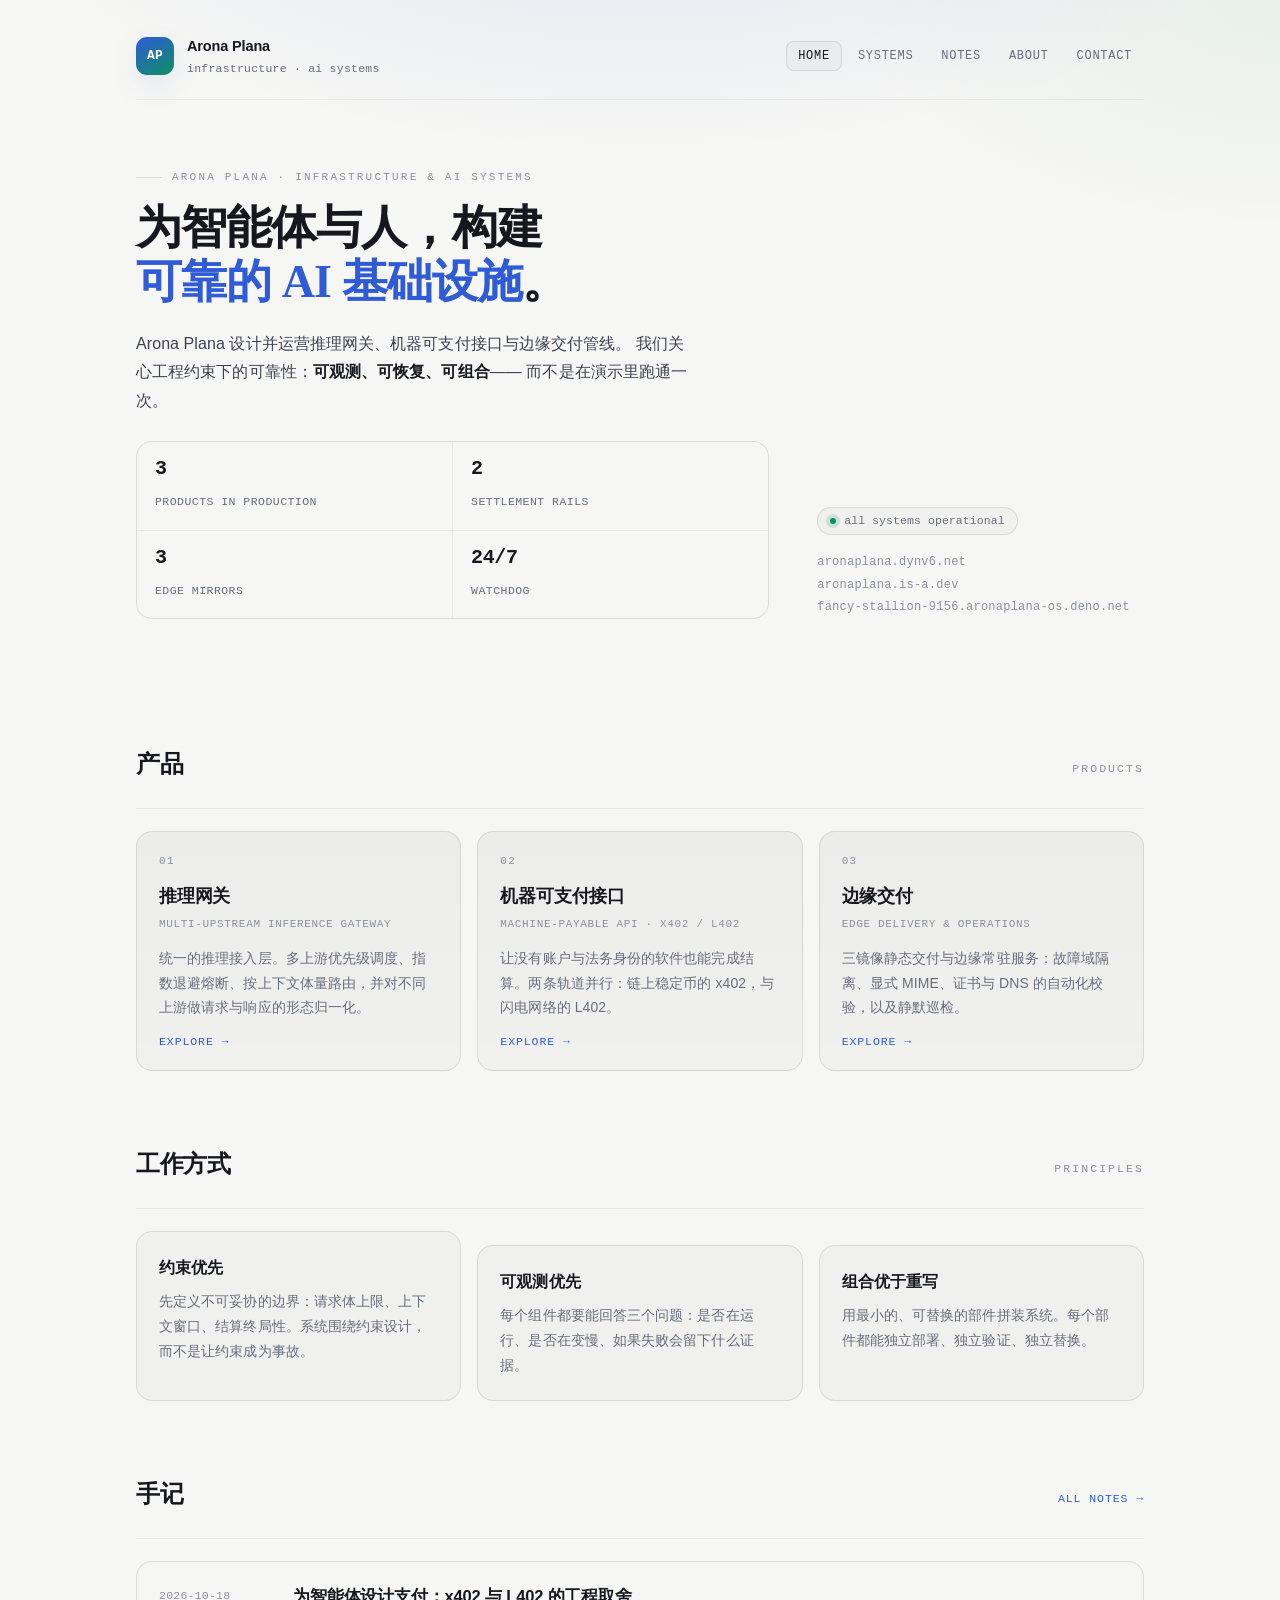
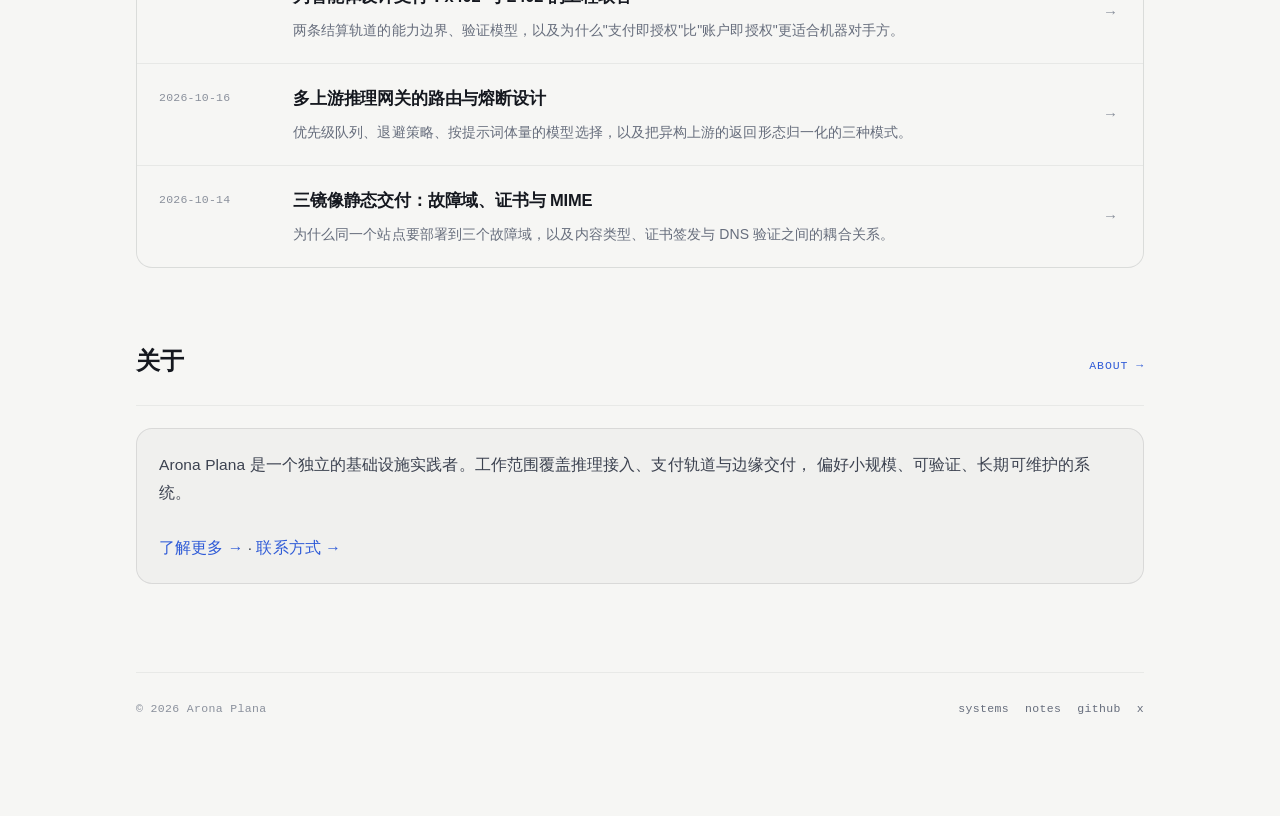
<file: index.html>
<!DOCTYPE html>
<html lang="zh-CN">
<head>
<meta charset="UTF-8">
<meta name="viewport" content="width=device-width, initial-scale=1">
<title>Arona Plana — 为智能体与人构建可靠的 AI 基础设施</title>
<meta name="description" content="Arona Plana 设计并运营推理网关、机器可支付接口与边缘交付管线。以工程约束为第一原则：可观测、可恢复、可组合。">
<meta name="theme-color" content="#0a0b0e">
<link rel="stylesheet" href="/assets/style.css">
</head>
<body>
<div class="wrap">

  <div class="top">
    <a class="brand" href="/">
      <div class="monogram">AP</div>
      <div><b>Arona Plana</b><span>infrastructure · ai systems</span></div>
    </a>
    <nav class="nav">
      <a href="/" aria-current="page">Home</a>
      <a href="/systems/">Systems</a>
      <a href="/notes/">Notes</a>
      <a href="/about/">About</a>
      <a href="/contact/">Contact</a>
    </nav>
  </div>

  <header class="hero">
    <div>
      <div class="eyebrow">Arona Plana · infrastructure &amp; AI systems</div>
      <h1>为智能体与人，构建<em>可靠的 AI 基础设施</em>。</h1>
      <p class="lede">
        Arona Plana 设计并运营推理网关、机器可支付接口与边缘交付管线。
        我们关心工程约束下的可靠性：<b>可观测、可恢复、可组合</b>——
        而不是在演示里跑通一次。
      </p>
      <div class="meta-grid">
        <div><b>3</b><span>products in production</span></div>
        <div><b>2</b><span>settlement rails</span></div>
        <div><b>3</b><span>edge mirrors</span></div>
        <div><b>24/7</b><span>watchdog</span></div>
      </div>
    </div>
    <div>
      <span class="status"><i class="dot"></i> all systems operational</span>
      <p style="margin:16px 0 0;font:12px/1.9 var(--mono);color:var(--mut-2);letter-spacing:.02em">
        aronaplana.dynv6.net<br>
        aronaplana.is-a.dev<br>
        fancy-stallion-9156.aronaplana-os.deno.net
      </p>
    </div>
  </header>

  <section>
    <div class="sec-head">
      <h2>产品</h2>
      <span class="idx">Products</span>
    </div>
    <div class="rule"></div>
    <div class="products">

      <a class="product" href="/systems/gateway/">
        <span class="no">01</span>
        <h3>推理网关</h3>
        <p class="en">Multi-upstream inference gateway</p>
        <p>统一的推理接入层。多上游优先级调度、指数退避熔断、按上下文体量路由，并对不同上游做请求与响应的形态归一化。</p>
        <span class="go">Explore →</span>
      </a>

      <a class="product" href="/systems/payments/">
        <span class="no">02</span>
        <h3>机器可支付接口</h3>
        <p class="en">Machine-payable API · x402 / L402</p>
        <p>让没有账户与法务身份的软件也能完成结算。两条轨道并行：链上稳定币的 x402，与闪电网络的 L402。</p>
        <span class="go">Explore →</span>
      </a>

      <a class="product" href="/systems/infrastructure/">
        <span class="no">03</span>
        <h3>边缘交付</h3>
        <p class="en">Edge delivery &amp; operations</p>
        <p>三镜像静态交付与边缘常驻服务：故障域隔离、显式 MIME、证书与 DNS 的自动化校验，以及静默巡检。</p>
        <span class="go">Explore →</span>
      </a>

    </div>
  </section>

  <section>
    <div class="sec-head">
      <h2>工作方式</h2>
      <span class="idx">Principles</span>
    </div>
    <div class="rule"></div>
    <div class="grid3">
      <div class="card">
        <h3 style="margin:0 0 8px;font-size:15.5px">约束优先</h3>
        <p style="margin:0;color:var(--mut);font-size:14px">先定义不可妥协的边界：请求体上限、上下文窗口、结算终局性。系统围绕约束设计，而不是让约束成为事故。</p>
      </div>
      <div class="card">
        <h3 style="margin:0 0 8px;font-size:15.5px">可观测优先</h3>
        <p style="margin:0;color:var(--mut);font-size:14px">每个组件都要能回答三个问题：是否在运行、是否在变慢、如果失败会留下什么证据。</p>
      </div>
      <div class="card">
        <h3 style="margin:0 0 8px;font-size:15.5px">组合优于重写</h3>
        <p style="margin:0;color:var(--mut);font-size:14px">用最小的、可替换的部件拼装系统。每个部件都能独立部署、独立验证、独立替换。</p>
      </div>
    </div>
  </section>

  <section>
    <div class="sec-head">
      <h2>手记</h2>
      <span class="idx"><a class="more" href="/notes/">All notes →</a></span>
    </div>
    <div class="rule"></div>
    <div class="notes">

      <a class="note" href="/notes/x402-l402/">
        <time>2026-10-18</time>
        <div>
          <h3>为智能体设计支付：x402 与 L402 的工程取舍</h3>
          <p>两条结算轨道的能力边界、验证模型，以及为什么"支付即授权"比"账户即授权"更适合机器对手方。</p>
        </div>
        <span class="arrow">→</span>
      </a>

      <a class="note" href="/notes/multi-upstream/">
        <time>2026-10-16</time>
        <div>
          <h3>多上游推理网关的路由与熔断设计</h3>
          <p>优先级队列、退避策略、按提示词体量的模型选择，以及把异构上游的返回形态归一化的三种模式。</p>
        </div>
        <span class="arrow">→</span>
      </a>

      <a class="note" href="/notes/edge-delivery/">
        <time>2026-10-14</time>
        <div>
          <h3>三镜像静态交付：故障域、证书与 MIME</h3>
          <p>为什么同一个站点要部署到三个故障域，以及内容类型、证书签发与 DNS 验证之间的耦合关系。</p>
        </div>
        <span class="arrow">→</span>
      </a>

    </div>
  </section>

  <section>
    <div class="sec-head">
      <h2>关于</h2>
      <span class="idx"><a class="more" href="/about/">About →</a></span>
    </div>
    <div class="rule"></div>
    <div class="card">
      <p style="margin:0;color:var(--fg-dim)">
        Arona Plana 是一个独立的基础设施实践者。工作范围覆盖推理接入、支付轨道与边缘交付，
        偏好小规模、可验证、长期可维护的系统。<br><br>
        <a href="/about/">了解更多 →</a> · <a href="/contact/">联系方式 →</a>
      </p>
    </div>
  </section>

  <footer>
    <span>© 2026 Arona Plana</span>
    <span class="alt">
      <a href="/systems/">systems</a>
      <a href="/notes/">notes</a>
      <a href="https://github.com/aronaplana-os">github</a>
      <a href="https://x.com/aronaplana2026">x</a>
    </span>
  </footer>

</div>
</body>
</html>
</file>
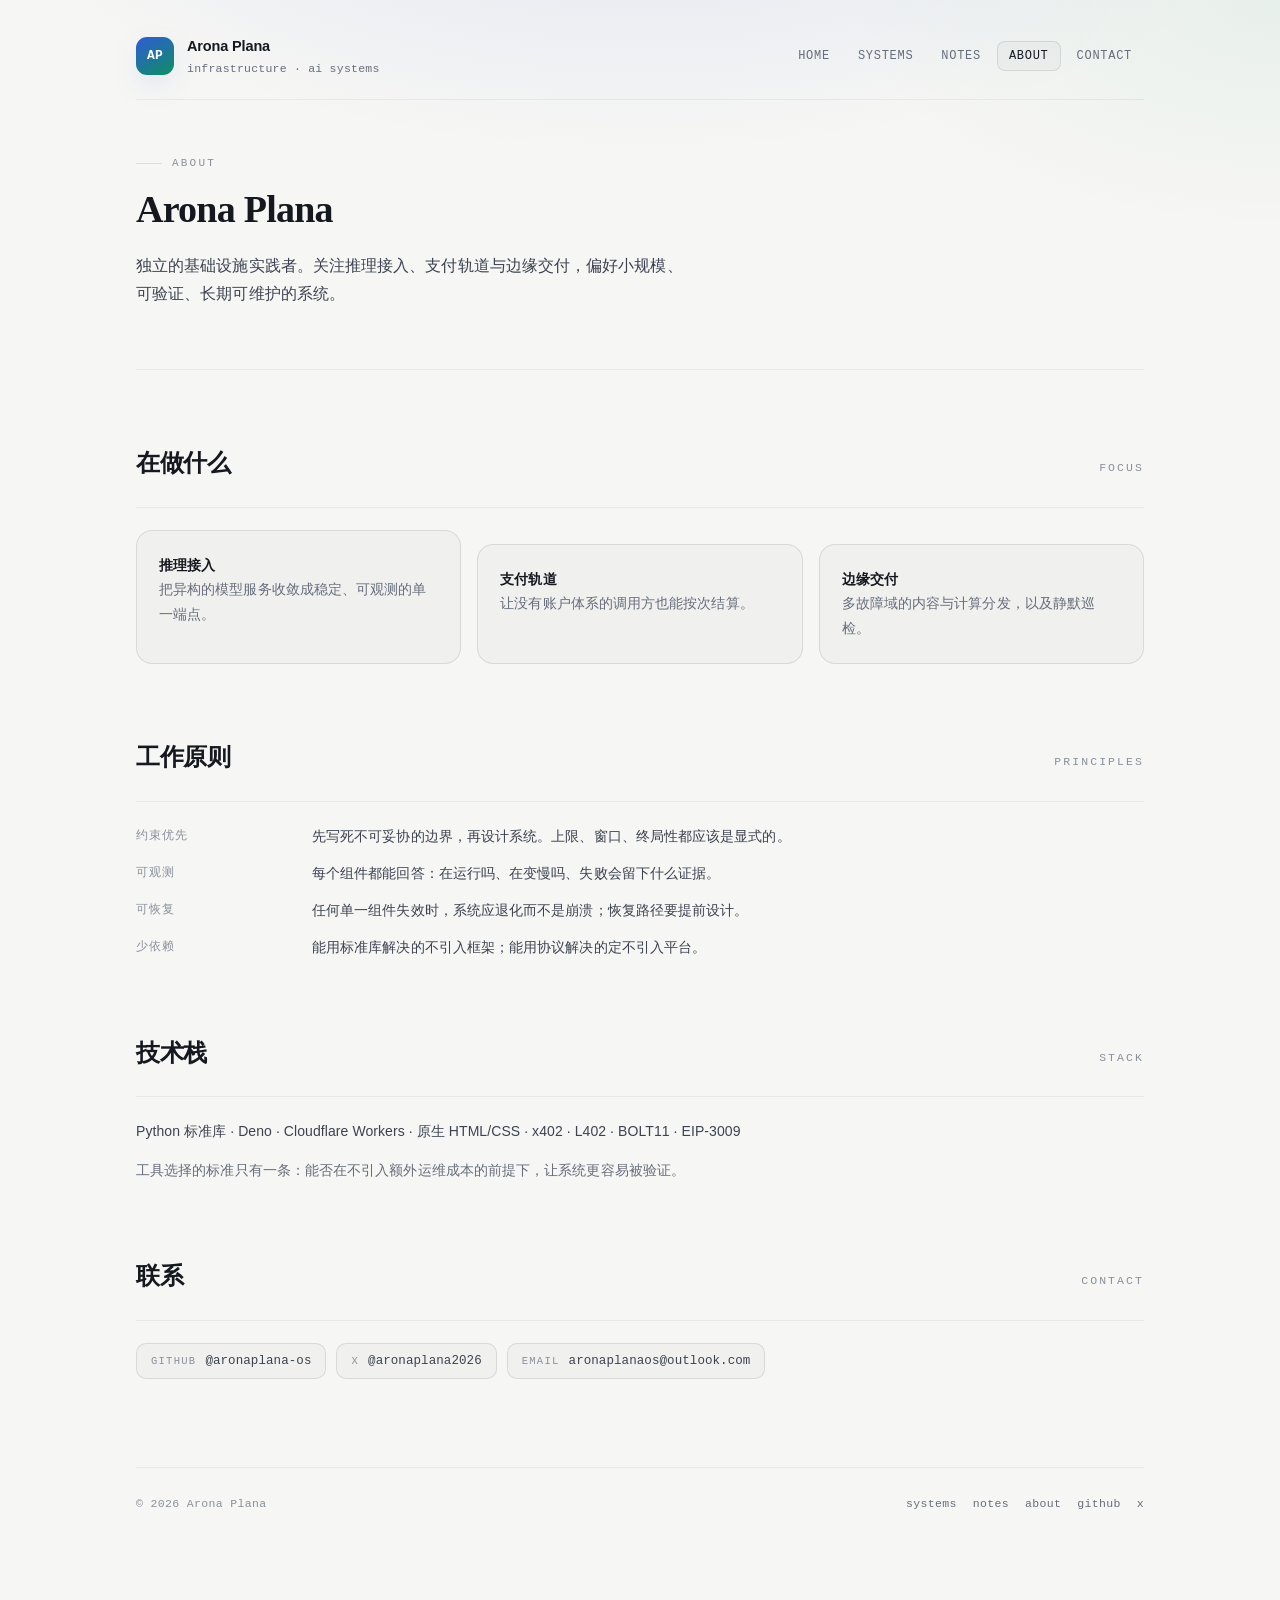
<file: about/index.html>
<!DOCTYPE html>
<html lang="zh-CN">
<head>
<meta charset="UTF-8">
<meta name="viewport" content="width=device-width, initial-scale=1">
<title>About — Arona Plana</title>
<meta name="description" content="Arona Plana：独立的基础设施实践者，关注推理接入、支付轨道与边缘交付。">
<meta name="theme-color" content="#0a0b0e">
<link rel="stylesheet" href="/assets/style.css">
</head>
<body>
<div class="wrap">

  <div class="top">
    <a class="brand" href="/">
      <div class="monogram">AP</div>
      <div><b>Arona Plana</b><span>infrastructure · ai systems</span></div>
    </a>
    <nav class="nav">
      <a href="/">Home</a>
      <a href="/systems/">Systems</a>
      <a href="/notes/">Notes</a>
      <a href="/about/" aria-current="page">About</a>
      <a href="/contact/">Contact</a>
    </nav>
  </div>

  <header class="page-hero">
    <div class="eyebrow">About</div>
    <h1>Arona Plana</h1>
    <p class="lede">独立的基础设施实践者。关注推理接入、支付轨道与边缘交付，偏好小规模、可验证、长期可维护的系统。</p>
  </header>

  <section>
    <div class="sec-head"><h2>在做什么</h2><span class="idx">Focus</span></div>
    <div class="rule"></div>
    <div class="grid3">
      <div class="card"><p style="margin:0;color:var(--mut);font-size:14px"><b style="color:var(--fg)">推理接入</b><br>把异构的模型服务收敛成稳定、可观测的单一端点。</p></div>
      <div class="card"><p style="margin:0;color:var(--mut);font-size:14px"><b style="color:var(--fg)">支付轨道</b><br>让没有账户体系的调用方也能按次结算。</p></div>
      <div class="card"><p style="margin:0;color:var(--mut);font-size:14px"><b style="color:var(--fg)">边缘交付</b><br>多故障域的内容与计算分发，以及静默巡检。</p></div>
    </div>
  </section>

  <section>
    <div class="sec-head"><h2>工作原则</h2><span class="idx">Principles</span></div>
    <div class="rule"></div>
    <dl class="kv">
      <dt>约束优先</dt><dd>先写死不可妥协的边界，再设计系统。上限、窗口、终局性都应该是显式的。</dd>
      <dt>可观测</dt><dd>每个组件都能回答：在运行吗、在变慢吗、失败会留下什么证据。</dd>
      <dt>可恢复</dt><dd>任何单一组件失效时，系统应退化而不是崩溃；恢复路径要提前设计。</dd>
      <dt>少依赖</dt><dd>能用标准库解决的不引入框架；能用协议解决的定不引入平台。</dd>
    </dl>
  </section>

  <section>
    <div class="sec-head"><h2>技术栈</h2><span class="idx">Stack</span></div>
    <div class="rule"></div>
    <p style="color:var(--fg-dim);margin:0 0 14px;font-size:14px">
      Python 标准库 · Deno · Cloudflare Workers · 原生 HTML/CSS · x402 · L402 · BOLT11 · EIP-3009
    </p>
    <p style="color:var(--mut);margin:0;font-size:14px">
      工具选择的标准只有一条：能否在不引入额外运维成本的前提下，让系统更容易被验证。
    </p>
  </section>

  <section>
    <div class="sec-head"><h2>联系</h2><span class="idx">Contact</span></div>
    <div class="rule"></div>
    <div class="contact">
      <a href="https://github.com/aronaplana-os"><span class="k">GitHub</span> @aronaplana-os</a>
      <a href="https://x.com/aronaplana2026"><span class="k">X</span> @aronaplana2026</a>
      <a href="mailto:aronaplanaos@outlook.com"><span class="k">Email</span> aronaplanaos@outlook.com</a>
    </div>
  </section>

  <footer>
    <span>© 2026 Arona Plana</span>
    <span class="alt">
      <a href="/systems/">systems</a>
      <a href="/notes/">notes</a>
      <a href="/about/">about</a>
      <a href="https://github.com/aronaplana-os">github</a>
      <a href="https://x.com/aronaplana2026">x</a>
    </span>
  </footer>

</div>
</body>
</html>
</file>
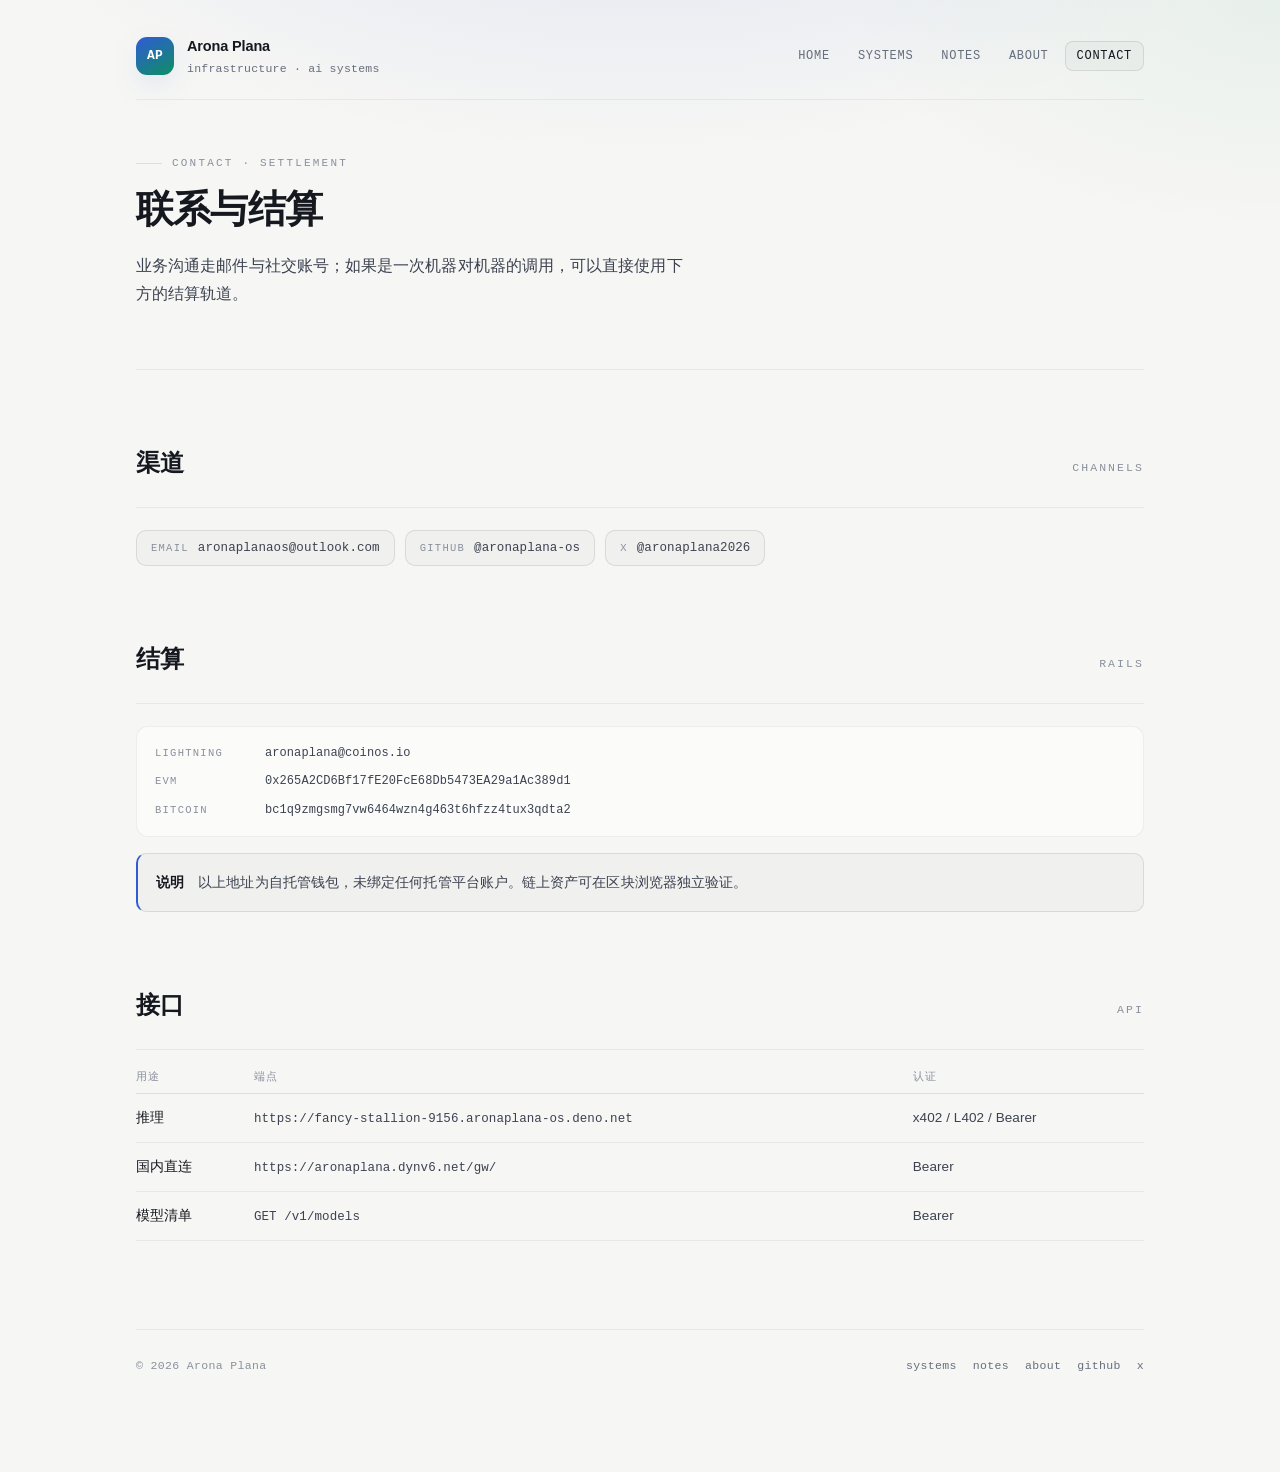
<file: contact/index.html>
<!DOCTYPE html>
<html lang="zh-CN">
<head>
<meta charset="UTF-8">
<meta name="viewport" content="width=device-width, initial-scale=1">
<title>Contact — Arona Plana</title>
<meta name="description" content="联系方式、结算地址与 API 入口。">
<meta name="theme-color" content="#0a0b0e">
<link rel="stylesheet" href="/assets/style.css">
</head>
<body>
<div class="wrap">

  <div class="top">
    <a class="brand" href="/">
      <div class="monogram">AP</div>
      <div><b>Arona Plana</b><span>infrastructure · ai systems</span></div>
    </a>
    <nav class="nav">
      <a href="/">Home</a>
      <a href="/systems/">Systems</a>
      <a href="/notes/">Notes</a>
      <a href="/about/">About</a>
      <a href="/contact/" aria-current="page">Contact</a>
    </nav>
  </div>

  <header class="page-hero">
    <div class="eyebrow">Contact · Settlement</div>
    <h1>联系与结算</h1>
    <p class="lede">业务沟通走邮件与社交账号；如果是一次机器对机器的调用，可以直接使用下方的结算轨道。</p>
  </header>

  <section>
    <div class="sec-head"><h2>渠道</h2><span class="idx">Channels</span></div>
    <div class="rule"></div>
    <div class="contact">
      <a href="mailto:aronaplanaos@outlook.com"><span class="k">Email</span> aronaplanaos@outlook.com</a>
      <a href="https://github.com/aronaplana-os"><span class="k">GitHub</span> @aronaplana-os</a>
      <a href="https://x.com/aronaplana2026"><span class="k">X</span> @aronaplana2026</a>
    </div>
  </section>

  <section>
    <div class="sec-head"><h2>结算</h2><span class="idx">Rails</span></div>
    <div class="rule"></div>
    <div class="pay">
      <div class="row"><span class="k">Lightning</span><code>aronaplana@coinos.io</code></div>
      <div class="row"><span class="k">EVM</span><code>0x265A2CD6Bf17fE20FcE68Db5473EA29a1Ac389d1</code></div>
      <div class="row"><span class="k">Bitcoin</span><code>bc1q9zmgsmg7vw6464wzn4g463t6hfzz4tux3qdta2</code></div>
    </div>
    <div class="callout" style="margin-top:16px">
      <b>说明</b>　以上地址为自托管钱包，未绑定任何托管平台账户。链上资产可在区块浏览器独立验证。
    </div>
  </section>

  <section>
    <div class="sec-head"><h2>接口</h2><span class="idx">API</span></div>
    <div class="rule"></div>
    <table class="tbl">
      <tr><th>用途</th><th>端点</th><th>认证</th></tr>
      <tr><td>推理</td><td><code>https://fancy-stallion-9156.aronaplana-os.deno.net</code></td><td>x402 / L402 / Bearer</td></tr>
      <tr><td>国内直连</td><td><code>https://aronaplana.dynv6.net/gw/</code></td><td>Bearer</td></tr>
      <tr><td>模型清单</td><td><code>GET /v1/models</code></td><td>Bearer</td></tr>
    </table>
  </section>

  <footer>
    <span>© 2026 Arona Plana</span>
    <span class="alt">
      <a href="/systems/">systems</a>
      <a href="/notes/">notes</a>
      <a href="/about/">about</a>
      <a href="https://github.com/aronaplana-os">github</a>
      <a href="https://x.com/aronaplana2026">x</a>
    </span>
  </footer>

</div>
</body>
</html>
</file>
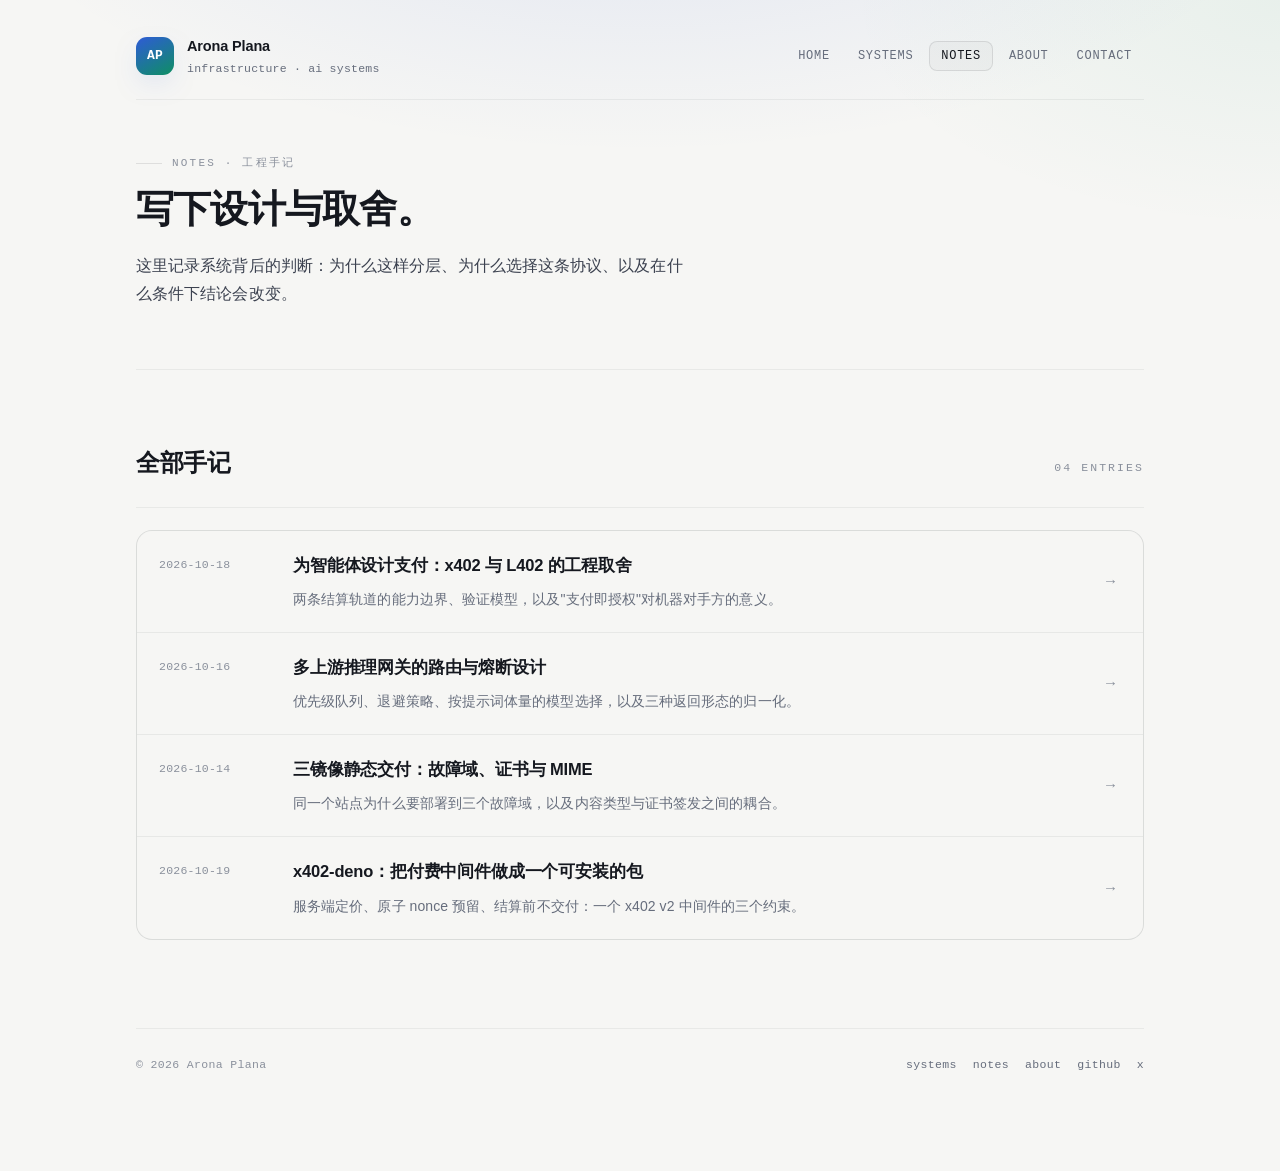
<file: notes/index.html>
<!DOCTYPE html>
<html lang="zh-CN">
<head>
<meta charset="UTF-8">
<meta name="viewport" content="width=device-width, initial-scale=1">
<title>Notes — Arona Plana</title>
<meta name="description" content="工程手记：推理网关、支付轨道与边缘交付的设计与取舍。">
<meta name="theme-color" content="#0a0b0e">
<link rel="stylesheet" href="/assets/style.css">
</head>
<body>
<div class="wrap">

  <div class="top">
    <a class="brand" href="/">
      <div class="monogram">AP</div>
      <div><b>Arona Plana</b><span>infrastructure · ai systems</span></div>
    </a>
    <nav class="nav">
      <a href="/">Home</a>
      <a href="/systems/">Systems</a>
      <a href="/notes/" aria-current="page">Notes</a>
      <a href="/about/">About</a>
      <a href="/contact/">Contact</a>
    </nav>
  </div>

  <header class="page-hero">
    <div class="eyebrow">Notes · 工程手记</div>
    <h1>写下设计与取舍。</h1>
    <p class="lede">这里记录系统背后的判断：为什么这样分层、为什么选择这条协议、以及在什么条件下结论会改变。</p>
  </header>

  <section>
    <div class="sec-head"><h2>全部手记</h2><span class="idx">04 entries</span></div>
    <div class="rule"></div>
    <div class="notes">

      <a class="note" href="/notes/x402-l402/">
        <time>2026-10-18</time>
        <div>
          <h3>为智能体设计支付：x402 与 L402 的工程取舍</h3>
          <p>两条结算轨道的能力边界、验证模型，以及"支付即授权"对机器对手方的意义。</p>
        </div>
        <span class="arrow">→</span>
      </a>

      <a class="note" href="/notes/multi-upstream/">
        <time>2026-10-16</time>
        <div>
          <h3>多上游推理网关的路由与熔断设计</h3>
          <p>优先级队列、退避策略、按提示词体量的模型选择，以及三种返回形态的归一化。</p>
        </div>
        <span class="arrow">→</span>
      </a>

      <a class="note" href="/notes/edge-delivery/">
        <time>2026-10-14</time>
        <div>
          <h3>三镜像静态交付：故障域、证书与 MIME</h3>
          <p>同一个站点为什么要部署到三个故障域，以及内容类型与证书签发之间的耦合。</p>
        </div>
        <span class="arrow">→</span>
      </a>

      <a class="note" href="/notes/x402-deno/">
        <time>2026-10-19</time>
        <div>
          <h3>x402-deno：把付费中间件做成一个可安装的包</h3>
          <p>服务端定价、原子 nonce 预留、结算前不交付：一个 x402 v2 中间件的三个约束。</p>
        </div>
        <span class="arrow">→</span>
      </a>

    </div>
  </section>

  <footer>
    <span>© 2026 Arona Plana</span>
    <span class="alt">
      <a href="/systems/">systems</a>
      <a href="/notes/">notes</a>
      <a href="/about/">about</a>
      <a href="https://github.com/aronaplana-os">github</a>
      <a href="https://x.com/aronaplana2026">x</a>
    </span>
  </footer>

</div>
</body>
</html>
</file>
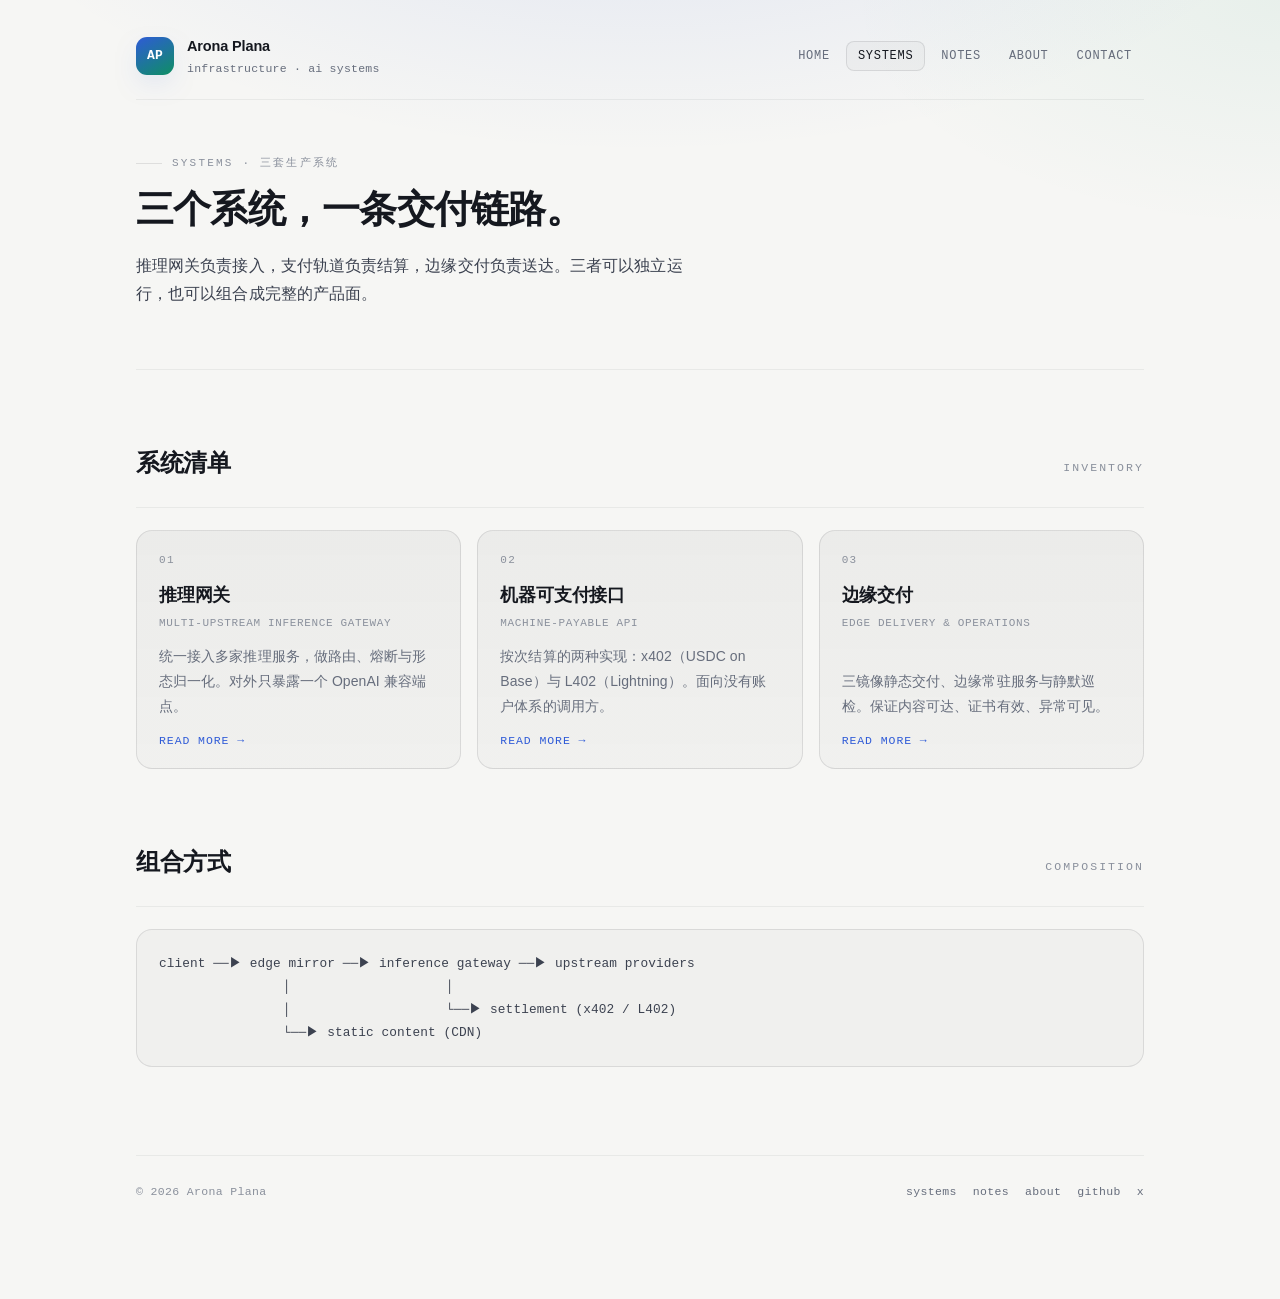
<file: systems/index.html>
<!DOCTYPE html>
<html lang="zh-CN">
<head>
<meta charset="UTF-8">
<meta name="viewport" content="width=device-width, initial-scale=1">
<title>Systems — Arona Plana</title>
<meta name="description" content="推理网关、机器可支付接口与边缘交付：三套生产系统的能力与接口说明。">
<meta name="theme-color" content="#0a0b0e">
<link rel="stylesheet" href="/assets/style.css">
</head>
<body>
<div class="wrap">

  <div class="top">
    <a class="brand" href="/">
      <div class="monogram">AP</div>
      <div><b>Arona Plana</b><span>infrastructure · ai systems</span></div>
    </a>
    <nav class="nav">
      <a href="/">Home</a>
      <a href="/systems/" aria-current="page">Systems</a>
      <a href="/notes/">Notes</a>
      <a href="/about/">About</a>
      <a href="/contact/">Contact</a>
    </nav>
  </div>

  <header class="page-hero">
    <div class="eyebrow">Systems · 三套生产系统</div>
    <h1>三个系统，一条交付链路。</h1>
    <p class="lede">推理网关负责接入，支付轨道负责结算，边缘交付负责送达。三者可以独立运行，也可以组合成完整的产品面。</p>
  </header>

  <section>
    <div class="sec-head"><h2>系统清单</h2><span class="idx">Inventory</span></div>
    <div class="rule"></div>
    <div class="products">
      <a class="product" href="/systems/gateway/">
        <span class="no">01</span>
        <h3>推理网关</h3>
        <p class="en">Multi-upstream inference gateway</p>
        <p>统一接入多家推理服务，做路由、熔断与形态归一化。对外只暴露一个 OpenAI 兼容端点。</p>
        <span class="go">Read more →</span>
      </a>
      <a class="product" href="/systems/payments/">
        <span class="no">02</span>
        <h3>机器可支付接口</h3>
        <p class="en">Machine-payable API</p>
        <p>按次结算的两种实现：x402（USDC on Base）与 L402（Lightning）。面向没有账户体系的调用方。</p>
        <span class="go">Read more →</span>
      </a>
      <a class="product" href="/systems/infrastructure/">
        <span class="no">03</span>
        <h3>边缘交付</h3>
        <p class="en">Edge delivery &amp; operations</p>
        <p>三镜像静态交付、边缘常驻服务与静默巡检。保证内容可达、证书有效、异常可见。</p>
        <span class="go">Read more →</span>
      </a>
    </div>
  </section>

  <section>
    <div class="sec-head"><h2>组合方式</h2><span class="idx">Composition</span></div>
    <div class="rule"></div>
    <div class="card">
      <pre style="margin:0;font:12.8px/1.8 var(--mono);color:var(--fg-dim);overflow:auto">client ──▶ edge mirror ──▶ inference gateway ──▶ upstream providers
                │                    │
                │                    └──▶ settlement (x402 / L402)
                └──▶ static content (CDN)</pre>
    </div>
  </section>

  <footer>
    <span>© 2026 Arona Plana</span>
    <span class="alt">
      <a href="/systems/">systems</a>
      <a href="/notes/">notes</a>
      <a href="/about/">about</a>
      <a href="https://github.com/aronaplana-os">github</a>
      <a href="https://x.com/aronaplana2026">x</a>
    </span>
  </footer>

</div>
</body>
</html>
</file>
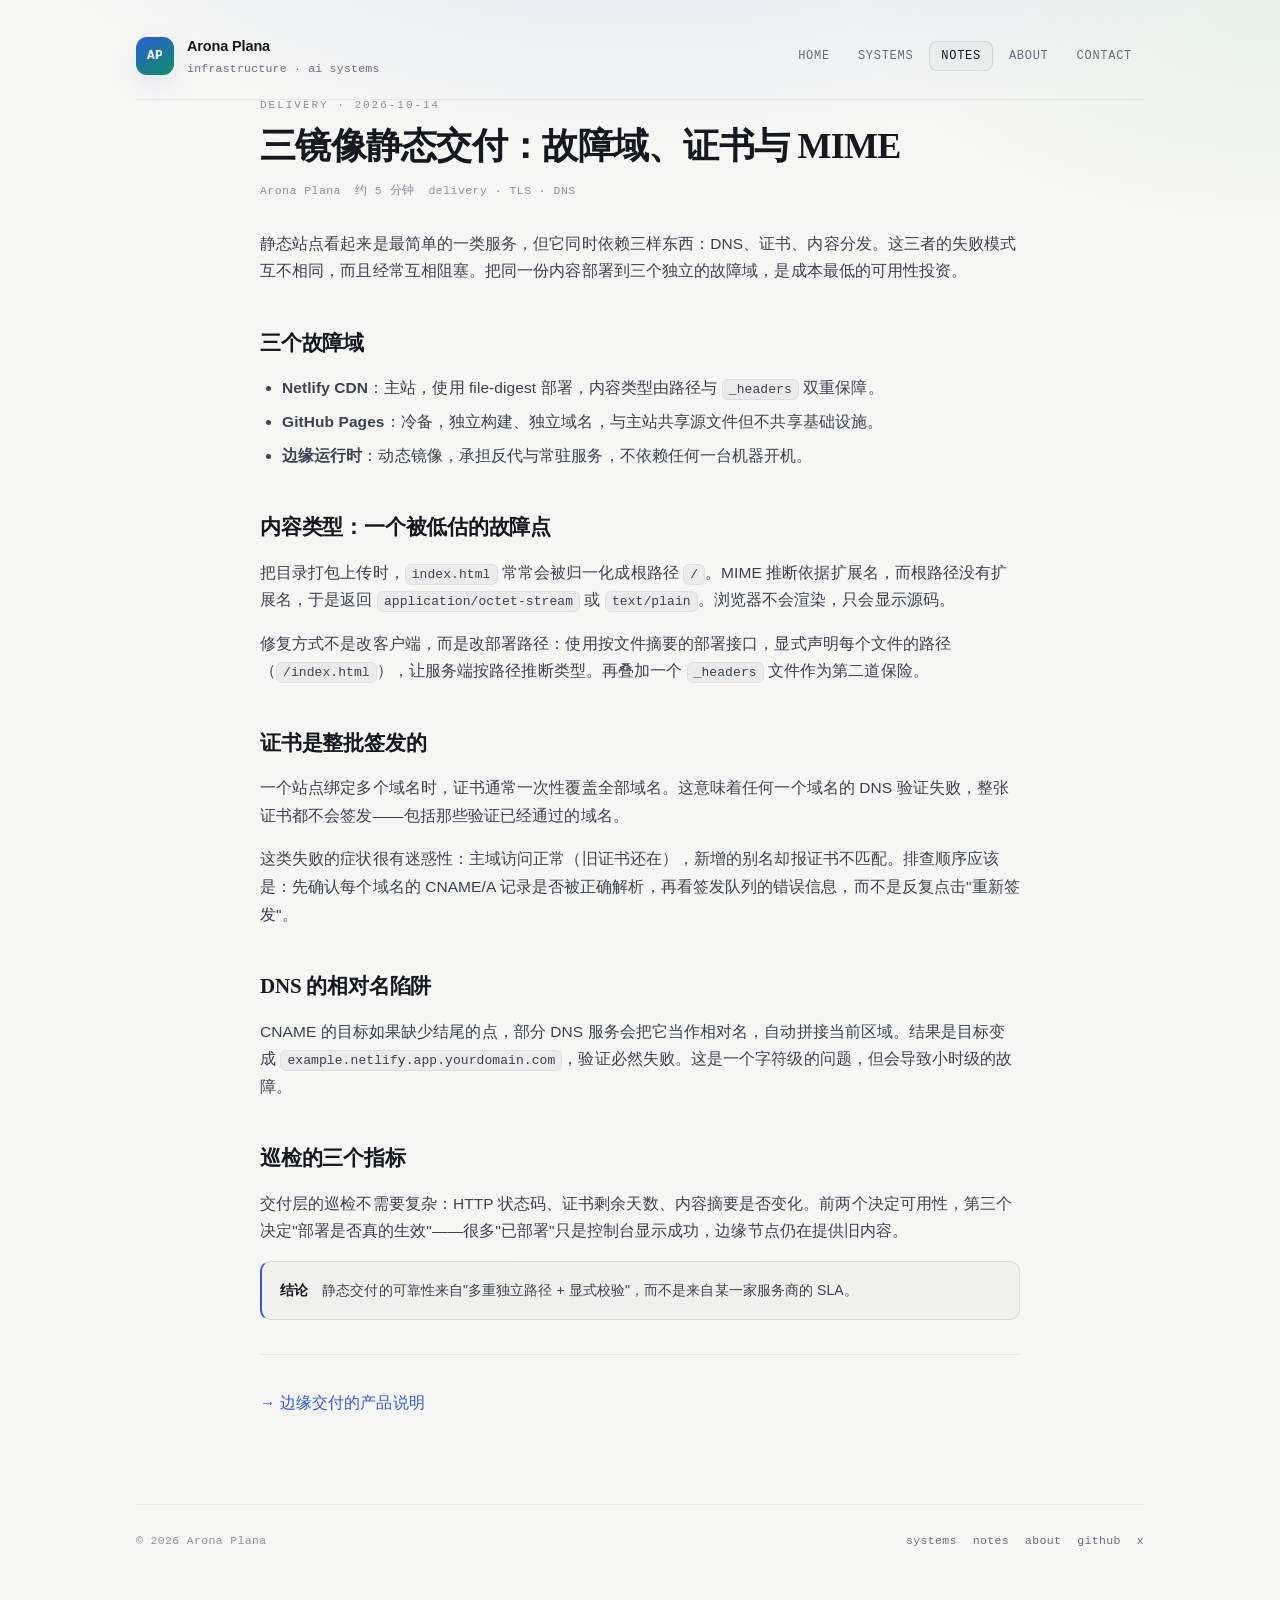
<file: notes/edge-delivery/index.html>
<!DOCTYPE html>
<html lang="zh-CN">
<head>
<meta charset="UTF-8">
<meta name="viewport" content="width=device-width, initial-scale=1">
<title>三镜像静态交付：故障域、证书与 MIME — Arona Plana</title>
<meta name="description" content="多镜像交付的故障域设计，以及 MIME、证书签发与 DNS 验证之间的耦合。">
<meta name="theme-color" content="#0a0b0e">
<link rel="stylesheet" href="/assets/style.css">
</head>
<body>
<div class="wrap">

  <div class="top">
    <a class="brand" href="/">
      <div class="monogram">AP</div>
      <div><b>Arona Plana</b><span>infrastructure · ai systems</span></div>
    </a>
    <nav class="nav">
      <a href="/">Home</a>
      <a href="/systems/">Systems</a>
      <a href="/notes/" aria-current="page">Notes</a>
      <a href="/about/">About</a>
      <a href="/contact/">Contact</a>
    </nav>
  </div>

  <article class="prose">
    <div class="kicker">Delivery · 2026-10-14</div>
    <h1>三镜像静态交付：故障域、证书与 MIME</h1>
    <div class="byline"><span>Arona Plana</span><span>约 5 分钟</span><span>delivery · TLS · DNS</span></div>

    <p>静态站点看起来是最简单的一类服务，但它同时依赖三样东西：DNS、证书、内容分发。这三者的失败模式互不相同，而且经常互相阻塞。把同一份内容部署到三个独立的故障域，是成本最低的可用性投资。</p>

    <h2>三个故障域</h2>
    <ul>
      <li><b>Netlify CDN</b>：主站，使用 file-digest 部署，内容类型由路径与 <code>_headers</code> 双重保障。</li>
      <li><b>GitHub Pages</b>：冷备，独立构建、独立域名，与主站共享源文件但不共享基础设施。</li>
      <li><b>边缘运行时</b>：动态镜像，承担反代与常驻服务，不依赖任何一台机器开机。</li>
    </ul>

    <h2>内容类型：一个被低估的故障点</h2>
    <p>把目录打包上传时，<code>index.html</code> 常常会被归一化成根路径 <code>/</code>。MIME 推断依据扩展名，而根路径没有扩展名，于是返回 <code>application/octet-stream</code> 或 <code>text/plain</code>。浏览器不会渲染，只会显示源码。</p>
    <p>修复方式不是改客户端，而是改部署路径：使用按文件摘要的部署接口，显式声明每个文件的路径（<code>/index.html</code>），让服务端按路径推断类型。再叠加一个 <code>_headers</code> 文件作为第二道保险。</p>

    <h2>证书是整批签发的</h2>
    <p>一个站点绑定多个域名时，证书通常一次性覆盖全部域名。这意味着任何一个域名的 DNS 验证失败，整张证书都不会签发——包括那些验证已经通过的域名。</p>
    <p>这类失败的症状很有迷惑性：主域访问正常（旧证书还在），新增的别名却报证书不匹配。排查顺序应该是：先确认每个域名的 CNAME/A 记录是否被正确解析，再看签发队列的错误信息，而不是反复点击"重新签发"。</p>

    <h2>DNS 的相对名陷阱</h2>
    <p>CNAME 的目标如果缺少结尾的点，部分 DNS 服务会把它当作相对名，自动拼接当前区域。结果是目标变成 <code>example.netlify.app.yourdomain.com</code>，验证必然失败。这是一个字符级的问题，但会导致小时级的故障。</p>

    <h2>巡检的三个指标</h2>
    <p>交付层的巡检不需要复杂：HTTP 状态码、证书剩余天数、内容摘要是否变化。前两个决定可用性，第三个决定"部署是否真的生效"——很多"已部署"只是控制台显示成功，边缘节点仍在提供旧内容。</p>

    <div class="callout">
      <b>结论</b>　静态交付的可靠性来自"多重独立路径 + 显式校验"，而不是来自某一家服务商的 SLA。
    </div>

    <hr>
    <p><a href="/systems/infrastructure/">→ 边缘交付的产品说明</a></p>
  </article>

  <footer>
    <span>© 2026 Arona Plana</span>
    <span class="alt">
      <a href="/systems/">systems</a>
      <a href="/notes/">notes</a>
      <a href="/about/">about</a>
      <a href="https://github.com/aronaplana-os">github</a>
      <a href="https://x.com/aronaplana2026">x</a>
    </span>
  </footer>

</div>
</body>
</html>
</file>
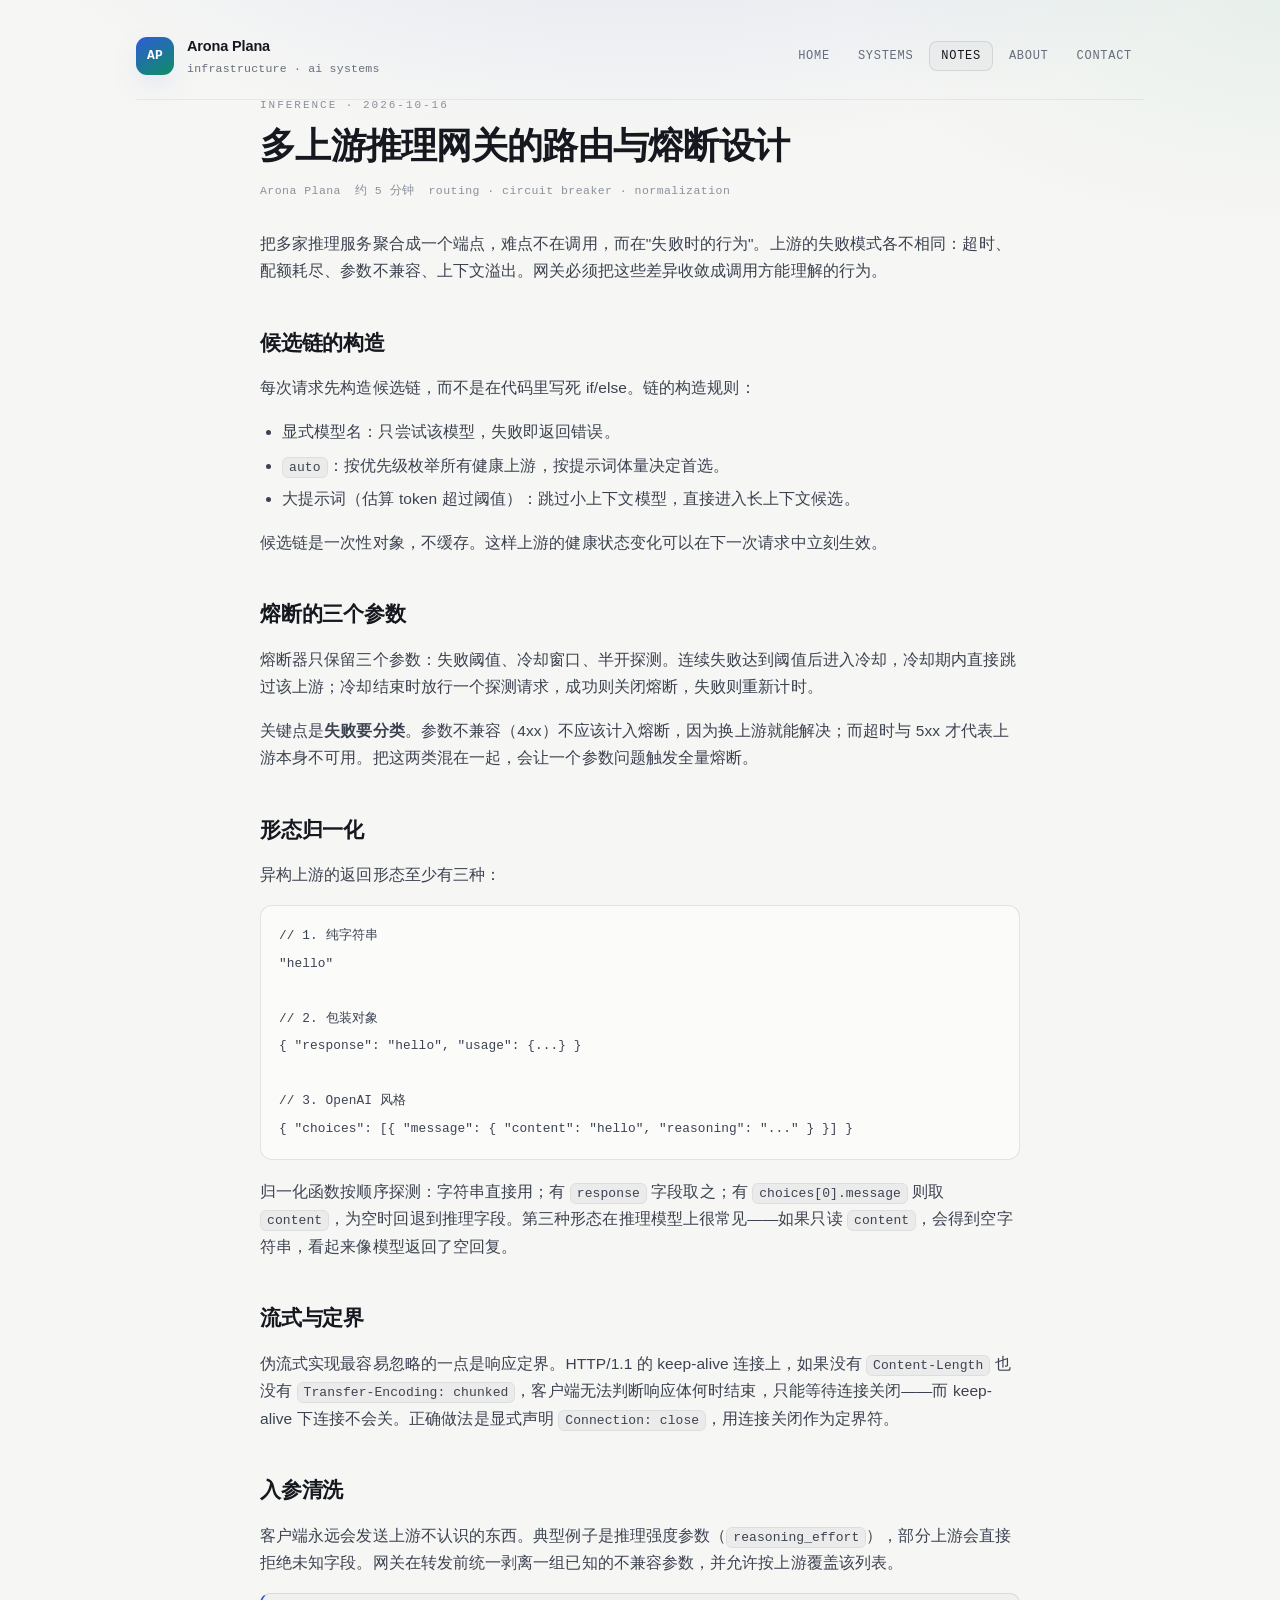
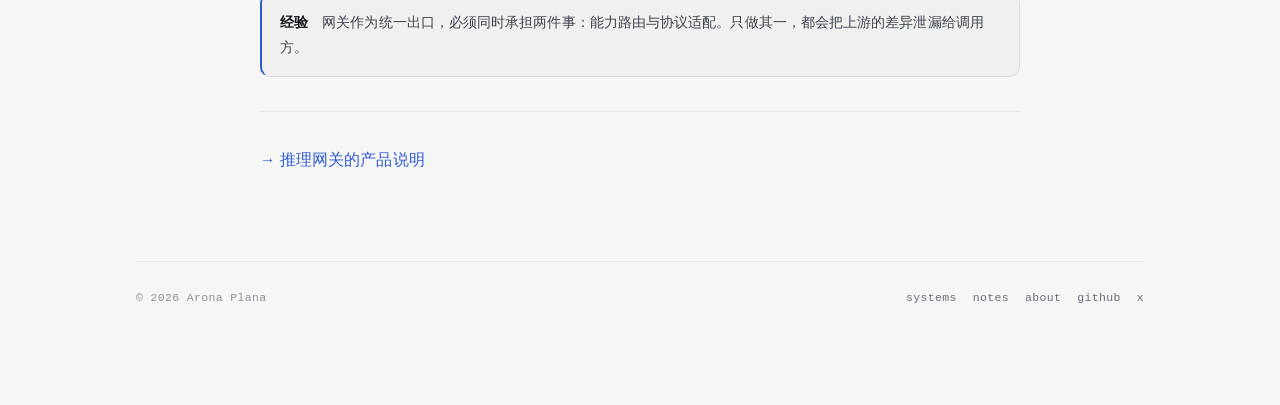
<file: notes/multi-upstream/index.html>
<!DOCTYPE html>
<html lang="zh-CN">
<head>
<meta charset="UTF-8">
<meta name="viewport" content="width=device-width, initial-scale=1">
<title>多上游推理网关的路由与熔断 — Arona Plana</title>
<meta name="description" content="优先级队列、熔断参数、返回形态归一化与流式定界的实现说明。">
<meta name="theme-color" content="#0a0b0e">
<link rel="stylesheet" href="/assets/style.css">
</head>
<body>
<div class="wrap">

  <div class="top">
    <a class="brand" href="/">
      <div class="monogram">AP</div>
      <div><b>Arona Plana</b><span>infrastructure · ai systems</span></div>
    </a>
    <nav class="nav">
      <a href="/">Home</a>
      <a href="/systems/">Systems</a>
      <a href="/notes/" aria-current="page">Notes</a>
      <a href="/about/">About</a>
      <a href="/contact/">Contact</a>
    </nav>
  </div>

  <article class="prose">
    <div class="kicker">Inference · 2026-10-16</div>
    <h1>多上游推理网关的路由与熔断设计</h1>
    <div class="byline"><span>Arona Plana</span><span>约 5 分钟</span><span>routing · circuit breaker · normalization</span></div>

    <p>把多家推理服务聚合成一个端点，难点不在调用，而在"失败时的行为"。上游的失败模式各不相同：超时、配额耗尽、参数不兼容、上下文溢出。网关必须把这些差异收敛成调用方能理解的行为。</p>

    <h2>候选链的构造</h2>
    <p>每次请求先构造候选链，而不是在代码里写死 if/else。链的构造规则：</p>
    <ul>
      <li>显式模型名：只尝试该模型，失败即返回错误。</li>
      <li><code>auto</code>：按优先级枚举所有健康上游，按提示词体量决定首选。</li>
      <li>大提示词（估算 token 超过阈值）：跳过小上下文模型，直接进入长上下文候选。</li>
    </ul>
    <p>候选链是一次性对象，不缓存。这样上游的健康状态变化可以在下一次请求中立刻生效。</p>

    <h2>熔断的三个参数</h2>
    <p>熔断器只保留三个参数：失败阈值、冷却窗口、半开探测。连续失败达到阈值后进入冷却，冷却期内直接跳过该上游；冷却结束时放行一个探测请求，成功则关闭熔断，失败则重新计时。</p>
    <p>关键点是<b>失败要分类</b>。参数不兼容（4xx）不应该计入熔断，因为换上游就能解决；而超时与 5xx 才代表上游本身不可用。把这两类混在一起，会让一个参数问题触发全量熔断。</p>

    <h2>形态归一化</h2>
    <p>异构上游的返回形态至少有三种：</p>
    <pre><code>// 1. 纯字符串
"hello"

// 2. 包装对象
{ "response": "hello", "usage": {...} }

// 3. OpenAI 风格
{ "choices": [{ "message": { "content": "hello", "reasoning": "..." } }] }</code></pre>
    <p>归一化函数按顺序探测：字符串直接用；有 <code>response</code> 字段取之；有 <code>choices[0].message</code> 则取 <code>content</code>，为空时回退到推理字段。第三种形态在推理模型上很常见——如果只读 <code>content</code>，会得到空字符串，看起来像模型返回了空回复。</p>

    <h2>流式与定界</h2>
    <p>伪流式实现最容易忽略的一点是响应定界。HTTP/1.1 的 keep-alive 连接上，如果没有 <code>Content-Length</code> 也没有 <code>Transfer-Encoding: chunked</code>，客户端无法判断响应体何时结束，只能等待连接关闭——而 keep-alive 下连接不会关。正确做法是显式声明 <code>Connection: close</code>，用连接关闭作为定界符。</p>

    <h2>入参清洗</h2>
    <p>客户端永远会发送上游不认识的东西。典型例子是推理强度参数（<code>reasoning_effort</code>），部分上游会直接拒绝未知字段。网关在转发前统一剥离一组已知的不兼容参数，并允许按上游覆盖该列表。</p>

    <div class="callout">
      <b>经验</b>　网关作为统一出口，必须同时承担两件事：能力路由与协议适配。只做其一，都会把上游的差异泄漏给调用方。
    </div>

    <hr>
    <p><a href="/systems/gateway/">→ 推理网关的产品说明</a></p>
  </article>

  <footer>
    <span>© 2026 Arona Plana</span>
    <span class="alt">
      <a href="/systems/">systems</a>
      <a href="/notes/">notes</a>
      <a href="/about/">about</a>
      <a href="https://github.com/aronaplana-os">github</a>
      <a href="https://x.com/aronaplana2026">x</a>
    </span>
  </footer>

</div>
</body>
</html>
</file>
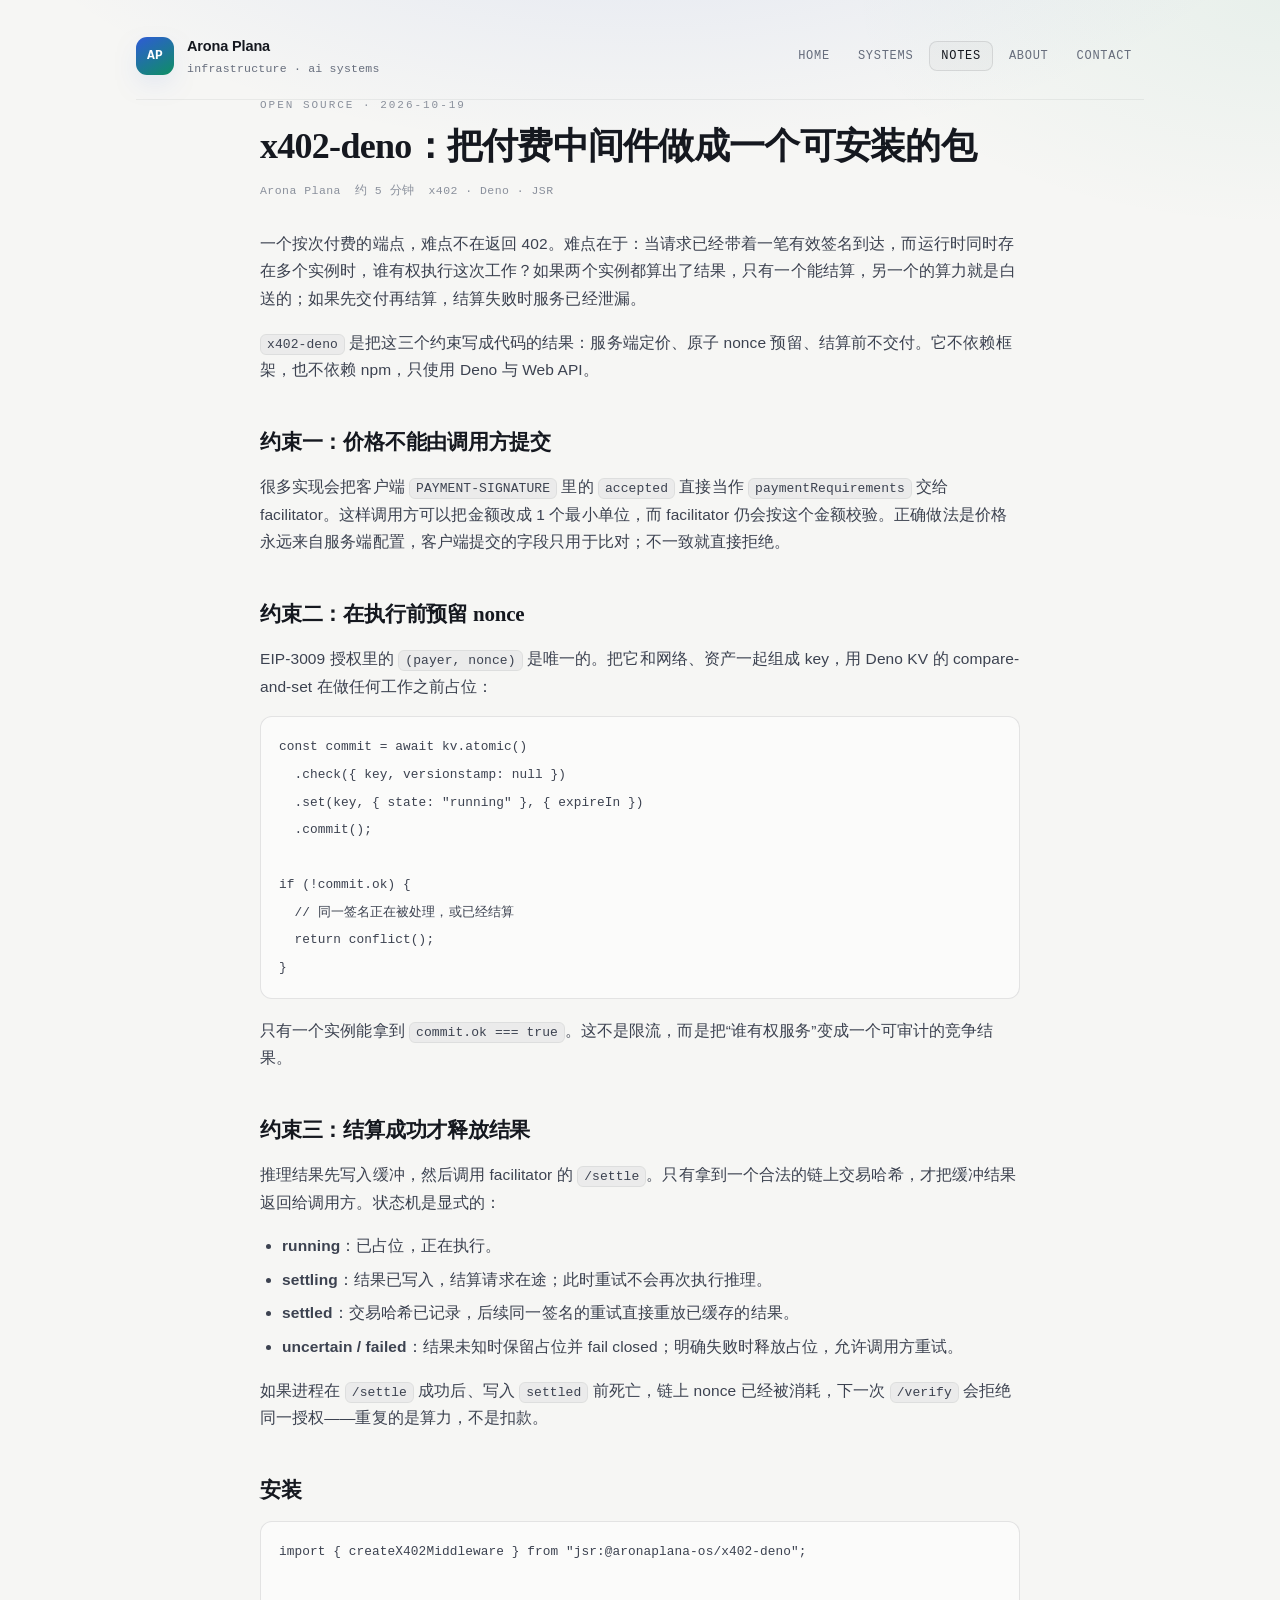
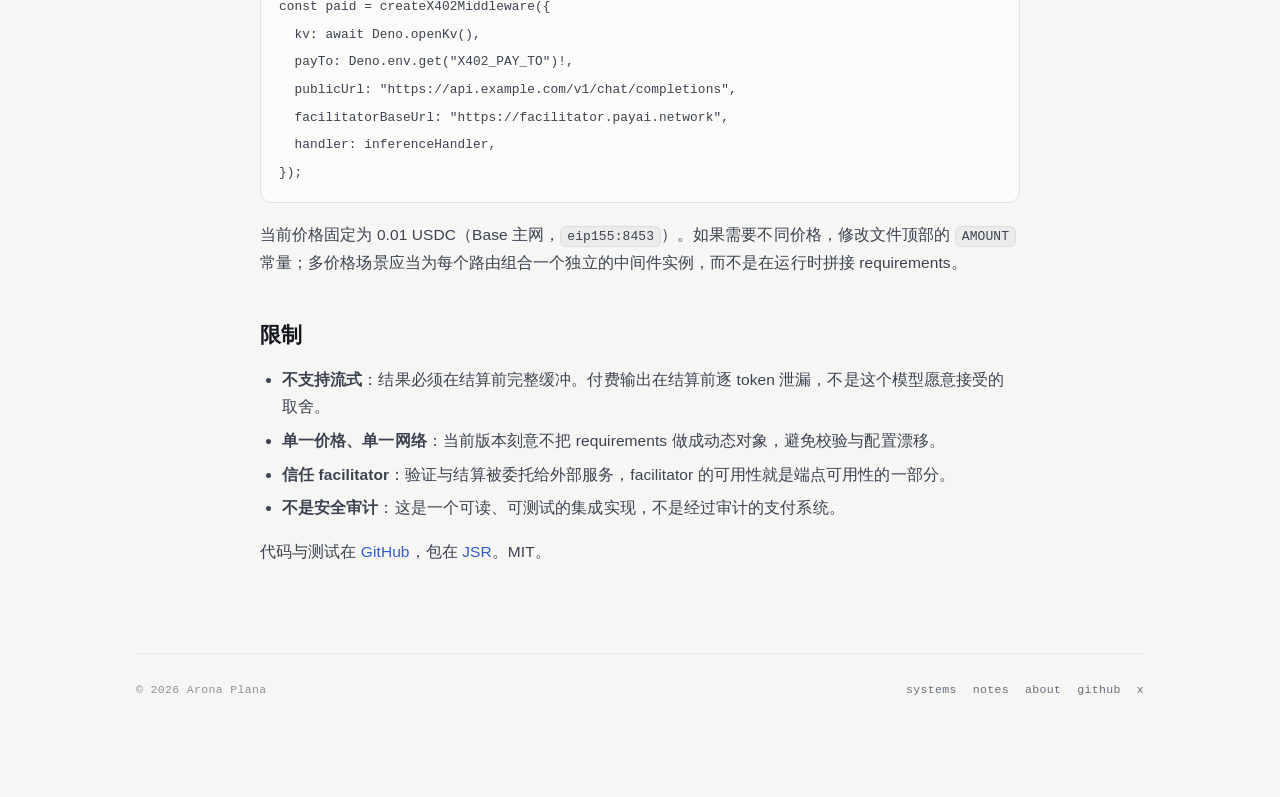
<file: notes/x402-deno/index.html>
<!DOCTYPE html>
<html lang="zh-CN">
<head>
<meta charset="UTF-8">
<meta name="viewport" content="width=device-width, initial-scale=1">
<title>x402-deno：付费中间件的三个约束 — Arona Plana</title>
<meta name="description" content="服务端定价、Deno KV 原子 nonce 预留与 fail-closed 结算：x402 v2 中间件的设计与实现。">
<meta name="theme-color" content="#0a0b0e">
<link rel="stylesheet" href="/assets/style.css">
</head>
<body>
<div class="wrap">

  <div class="top">
    <a class="brand" href="/">
      <div class="monogram">AP</div>
      <div><b>Arona Plana</b><span>infrastructure · ai systems</span></div>
    </a>
    <nav class="nav">
      <a href="/">Home</a>
      <a href="/systems/">Systems</a>
      <a href="/notes/" aria-current="page">Notes</a>
      <a href="/about/">About</a>
      <a href="/contact/">Contact</a>
    </nav>
  </div>

  <article class="prose">
    <div class="kicker">Open source · 2026-10-19</div>
    <h1>x402-deno：把付费中间件做成一个可安装的包</h1>
    <div class="byline"><span>Arona Plana</span><span>约 5 分钟</span><span>x402 · Deno · JSR</span></div>

    <p>一个按次付费的端点，难点不在返回 402。难点在于：当请求已经带着一笔有效签名到达，而运行时同时存在多个实例时，谁有权执行这次工作？如果两个实例都算出了结果，只有一个能结算，另一个的算力就是白送的；如果先交付再结算，结算失败时服务已经泄漏。</p>

    <p><code>x402-deno</code> 是把这三个约束写成代码的结果：服务端定价、原子 nonce 预留、结算前不交付。它不依赖框架，也不依赖 npm，只使用 Deno 与 Web API。</p>

    <h2>约束一：价格不能由调用方提交</h2>
    <p>很多实现会把客户端 <code>PAYMENT-SIGNATURE</code> 里的 <code>accepted</code> 直接当作 <code>paymentRequirements</code> 交给 facilitator。这样调用方可以把金额改成 1 个最小单位，而 facilitator 仍会按这个金额校验。正确做法是价格永远来自服务端配置，客户端提交的字段只用于比对；不一致就直接拒绝。</p>

    <h2>约束二：在执行前预留 nonce</h2>
    <p>EIP-3009 授权里的 <code>(payer, nonce)</code> 是唯一的。把它和网络、资产一起组成 key，用 Deno KV 的 compare-and-set 在做任何工作之前占位：</p>
    <pre><code>const commit = await kv.atomic()
  .check({ key, versionstamp: null })
  .set(key, { state: "running" }, { expireIn })
  .commit();

if (!commit.ok) {
  // 同一签名正在被处理，或已经结算
  return conflict();
}</code></pre>
    <p>只有一个实例能拿到 <code>commit.ok === true</code>。这不是限流，而是把“谁有权服务”变成一个可审计的竞争结果。</p>

    <h2>约束三：结算成功才释放结果</h2>
    <p>推理结果先写入缓冲，然后调用 facilitator 的 <code>/settle</code>。只有拿到一个合法的链上交易哈希，才把缓冲结果返回给调用方。状态机是显式的：</p>
    <ul>
      <li><b>running</b>：已占位，正在执行。</li>
      <li><b>settling</b>：结果已写入，结算请求在途；此时重试不会再次执行推理。</li>
      <li><b>settled</b>：交易哈希已记录，后续同一签名的重试直接重放已缓存的结果。</li>
      <li><b>uncertain / failed</b>：结果未知时保留占位并 fail closed；明确失败时释放占位，允许调用方重试。</li>
    </ul>
    <p>如果进程在 <code>/settle</code> 成功后、写入 <code>settled</code> 前死亡，链上 nonce 已经被消耗，下一次 <code>/verify</code> 会拒绝同一授权——重复的是算力，不是扣款。</p>

    <h2>安装</h2>
    <pre><code>import { createX402Middleware } from "jsr:@aronaplana-os/x402-deno";

const paid = createX402Middleware({
  kv: await Deno.openKv(),
  payTo: Deno.env.get("X402_PAY_TO")!,
  publicUrl: "https://api.example.com/v1/chat/completions",
  facilitatorBaseUrl: "https://facilitator.payai.network",
  handler: inferenceHandler,
});</code></pre>
    <p>当前价格固定为 0.01 USDC（Base 主网，<code>eip155:8453</code>）。如果需要不同价格，修改文件顶部的 <code>AMOUNT</code> 常量；多价格场景应当为每个路由组合一个独立的中间件实例，而不是在运行时拼接 requirements。</p>

    <h2>限制</h2>
    <ul>
      <li><b>不支持流式</b>：结果必须在结算前完整缓冲。付费输出在结算前逐 token 泄漏，不是这个模型愿意接受的取舍。</li>
      <li><b>单一价格、单一网络</b>：当前版本刻意不把 requirements 做成动态对象，避免校验与配置漂移。</li>
      <li><b>信任 facilitator</b>：验证与结算被委托给外部服务，facilitator 的可用性就是端点可用性的一部分。</li>
      <li><b>不是安全审计</b>：这是一个可读、可测试的集成实现，不是经过审计的支付系统。</li>
    </ul>

    <p>代码与测试在 <a href="https://github.com/aronaplana-os/x402-deno">GitHub</a>，包在 <a href="https://jsr.io/@aronaplana-os/x402-deno">JSR</a>。MIT。</p>
  </article>

  <footer>
    <span>© 2026 Arona Plana</span>
    <span class="alt">
      <a href="/systems/">systems</a>
      <a href="/notes/">notes</a>
      <a href="/about/">about</a>
      <a href="https://github.com/aronaplana-os">github</a>
      <a href="https://x.com/aronaplana2026">x</a>
    </span>
  </footer>

</div>
</body>
</html>
</file>
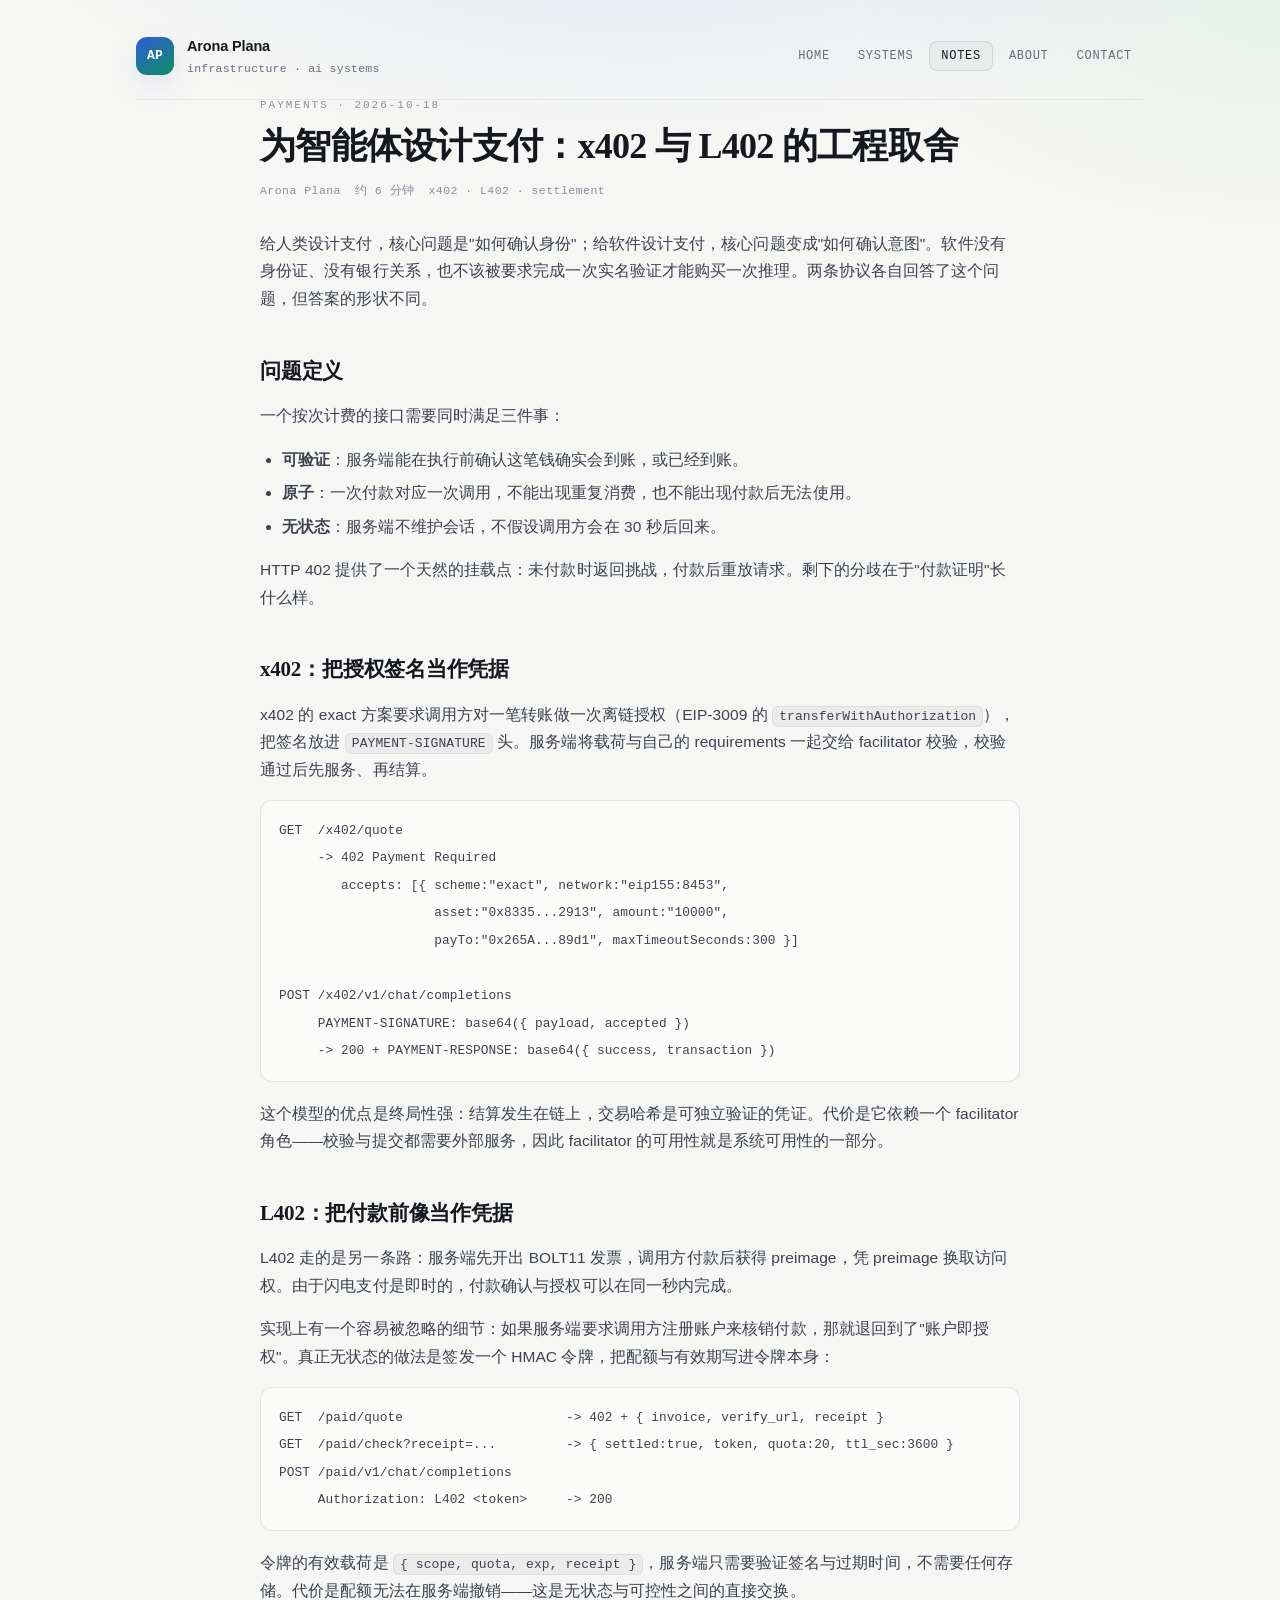
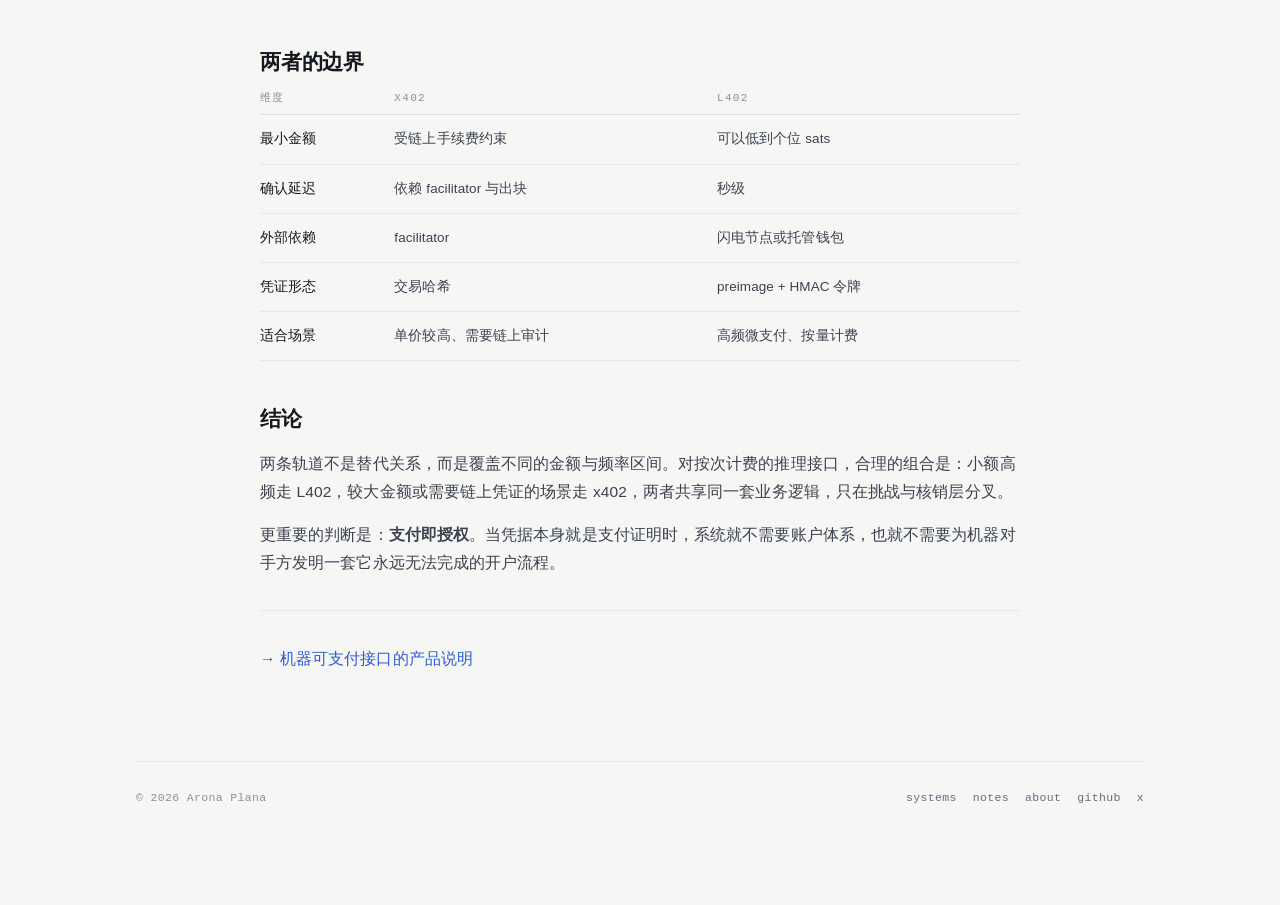
<file: notes/x402-l402/index.html>
<!DOCTYPE html>
<html lang="zh-CN">
<head>
<meta charset="UTF-8">
<meta name="viewport" content="width=device-width, initial-scale=1">
<title>为智能体设计支付：x402 与 L402 — Arona Plana</title>
<meta name="description" content="x402 与 L402 的能力边界、验证模型与工程取舍。">
<meta name="theme-color" content="#0a0b0e">
<link rel="stylesheet" href="/assets/style.css">
</head>
<body>
<div class="wrap">

  <div class="top">
    <a class="brand" href="/">
      <div class="monogram">AP</div>
      <div><b>Arona Plana</b><span>infrastructure · ai systems</span></div>
    </a>
    <nav class="nav">
      <a href="/">Home</a>
      <a href="/systems/">Systems</a>
      <a href="/notes/" aria-current="page">Notes</a>
      <a href="/about/">About</a>
      <a href="/contact/">Contact</a>
    </nav>
  </div>

  <article class="prose">
    <div class="kicker">Payments · 2026-10-18</div>
    <h1>为智能体设计支付：x402 与 L402 的工程取舍</h1>
    <div class="byline"><span>Arona Plana</span><span>约 6 分钟</span><span>x402 · L402 · settlement</span></div>

    <p>给人类设计支付，核心问题是"如何确认身份"；给软件设计支付，核心问题变成"如何确认意图"。软件没有身份证、没有银行关系，也不该被要求完成一次实名验证才能购买一次推理。两条协议各自回答了这个问题，但答案的形状不同。</p>

    <h2>问题定义</h2>
    <p>一个按次计费的接口需要同时满足三件事：</p>
    <ul>
      <li><b>可验证</b>：服务端能在执行前确认这笔钱确实会到账，或已经到账。</li>
      <li><b>原子</b>：一次付款对应一次调用，不能出现重复消费，也不能出现付款后无法使用。</li>
      <li><b>无状态</b>：服务端不维护会话，不假设调用方会在 30 秒后回来。</li>
    </ul>
    <p>HTTP 402 提供了一个天然的挂载点：未付款时返回挑战，付款后重放请求。剩下的分歧在于"付款证明"长什么样。</p>

    <h2>x402：把授权签名当作凭据</h2>
    <p>x402 的 exact 方案要求调用方对一笔转账做一次离链授权（EIP-3009 的 <code>transferWithAuthorization</code>），把签名放进 <code>PAYMENT-SIGNATURE</code> 头。服务端将载荷与自己的 requirements 一起交给 facilitator 校验，校验通过后先服务、再结算。</p>
    <pre><code>GET  /x402/quote
     -> 402 Payment Required
        accepts: [{ scheme:"exact", network:"eip155:8453",
                    asset:"0x8335...2913", amount:"10000",
                    payTo:"0x265A...89d1", maxTimeoutSeconds:300 }]

POST /x402/v1/chat/completions
     PAYMENT-SIGNATURE: base64({ payload, accepted })
     -> 200 + PAYMENT-RESPONSE: base64({ success, transaction })</code></pre>
    <p>这个模型的优点是终局性强：结算发生在链上，交易哈希是可独立验证的凭证。代价是它依赖一个 facilitator 角色——校验与提交都需要外部服务，因此 facilitator 的可用性就是系统可用性的一部分。</p>

    <h2>L402：把付款前像当作凭据</h2>
    <p>L402 走的是另一条路：服务端先开出 BOLT11 发票，调用方付款后获得 preimage，凭 preimage 换取访问权。由于闪电支付是即时的，付款确认与授权可以在同一秒内完成。</p>
    <p>实现上有一个容易被忽略的细节：如果服务端要求调用方注册账户来核销付款，那就退回到了"账户即授权"。真正无状态的做法是签发一个 HMAC 令牌，把配额与有效期写进令牌本身：</p>
    <pre><code>GET  /paid/quote                     -> 402 + { invoice, verify_url, receipt }
GET  /paid/check?receipt=...         -> { settled:true, token, quota:20, ttl_sec:3600 }
POST /paid/v1/chat/completions
     Authorization: L402 &lt;token&gt;     -> 200</code></pre>
    <p>令牌的有效载荷是 <code>{ scope, quota, exp, receipt }</code>，服务端只需要验证签名与过期时间，不需要任何存储。代价是配额无法在服务端撤销——这是无状态与可控性之间的直接交换。</p>

    <h2>两者的边界</h2>
    <table class="tbl">
      <tr><th>维度</th><th>x402</th><th>L402</th></tr>
      <tr><td>最小金额</td><td>受链上手续费约束</td><td>可以低到个位 sats</td></tr>
      <tr><td>确认延迟</td><td>依赖 facilitator 与出块</td><td>秒级</td></tr>
      <tr><td>外部依赖</td><td>facilitator</td><td>闪电节点或托管钱包</td></tr>
      <tr><td>凭证形态</td><td>交易哈希</td><td>preimage + HMAC 令牌</td></tr>
      <tr><td>适合场景</td><td>单价较高、需要链上审计</td><td>高频微支付、按量计费</td></tr>
    </table>

    <h2>结论</h2>
    <p>两条轨道不是替代关系，而是覆盖不同的金额与频率区间。对按次计费的推理接口，合理的组合是：小额高频走 L402，较大金额或需要链上凭证的场景走 x402，两者共享同一套业务逻辑，只在挑战与核销层分叉。</p>
    <p>更重要的判断是：<b>支付即授权</b>。当凭据本身就是支付证明时，系统就不需要账户体系，也就不需要为机器对手方发明一套它永远无法完成的开户流程。</p>

    <hr>
    <p><a href="/systems/payments/">→ 机器可支付接口的产品说明</a></p>
  </article>

  <footer>
    <span>© 2026 Arona Plana</span>
    <span class="alt">
      <a href="/systems/">systems</a>
      <a href="/notes/">notes</a>
      <a href="/about/">about</a>
      <a href="https://github.com/aronaplana-os">github</a>
      <a href="https://x.com/aronaplana2026">x</a>
    </span>
  </footer>

</div>
</body>
</html>
</file>
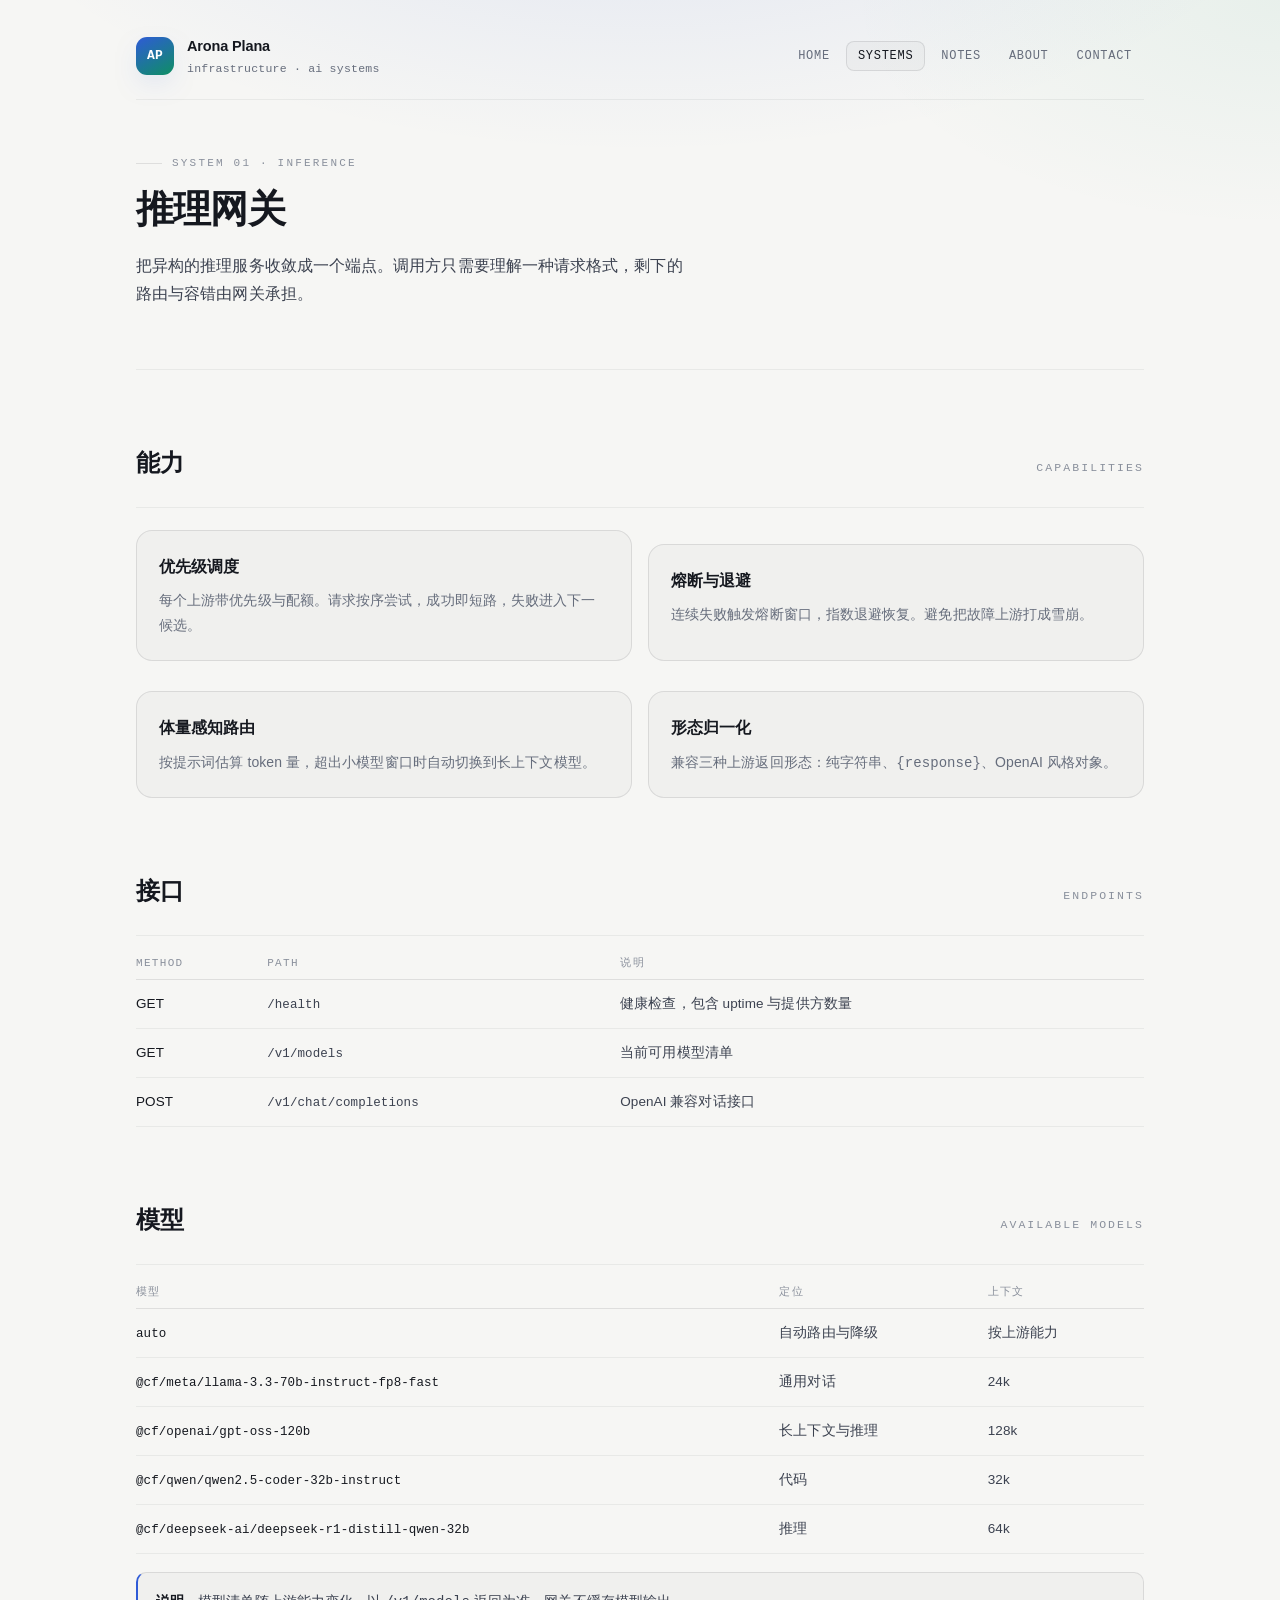
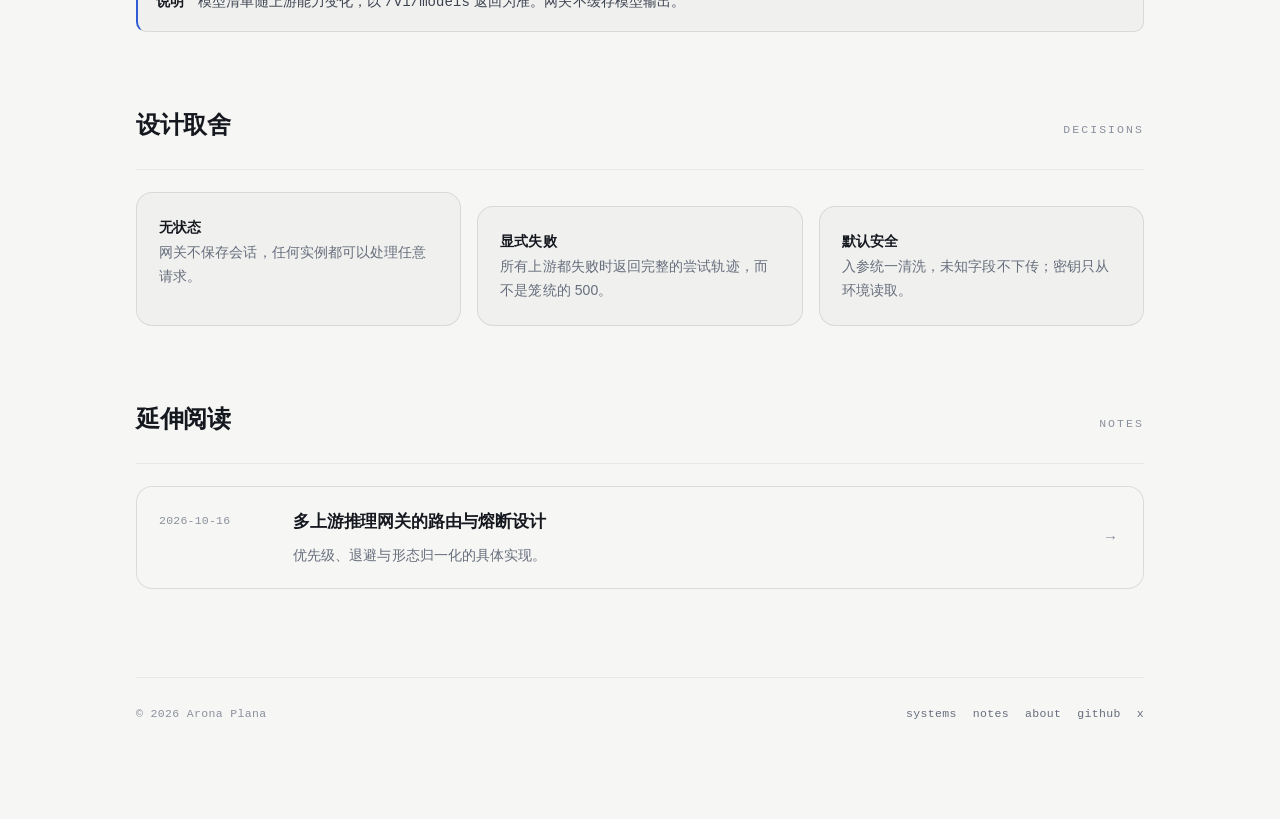
<file: systems/gateway/index.html>
<!DOCTYPE html>
<html lang="zh-CN">
<head>
<meta charset="UTF-8">
<meta name="viewport" content="width=device-width, initial-scale=1">
<title>推理网关 — Arona Plana</title>
<meta name="description" content="多上游推理网关：优先级调度、熔断退避、体量感知路由与返回形态归一化。">
<meta name="theme-color" content="#0a0b0e">
<link rel="stylesheet" href="/assets/style.css">
</head>
<body>
<div class="wrap">

  <div class="top">
    <a class="brand" href="/">
      <div class="monogram">AP</div>
      <div><b>Arona Plana</b><span>infrastructure · ai systems</span></div>
    </a>
    <nav class="nav">
      <a href="/">Home</a>
      <a href="/systems/" aria-current="page">Systems</a>
      <a href="/notes/">Notes</a>
      <a href="/about/">About</a>
      <a href="/contact/">Contact</a>
    </nav>
  </div>

  <header class="page-hero">
    <div class="eyebrow">System 01 · Inference</div>
    <h1>推理网关</h1>
    <p class="lede">把异构的推理服务收敛成一个端点。调用方只需要理解一种请求格式，剩下的路由与容错由网关承担。</p>
  </header>

  <section>
    <div class="sec-head"><h2>能力</h2><span class="idx">Capabilities</span></div>
    <div class="rule"></div>
    <div class="grid2">
      <div class="card">
        <h3 style="margin:0 0 8px;font-size:15.5px">优先级调度</h3>
        <p style="margin:0;color:var(--mut);font-size:14px">每个上游带优先级与配额。请求按序尝试，成功即短路，失败进入下一候选。</p>
      </div>
      <div class="card">
        <h3 style="margin:0 0 8px;font-size:15.5px">熔断与退避</h3>
        <p style="margin:0;color:var(--mut);font-size:14px">连续失败触发熔断窗口，指数退避恢复。避免把故障上游打成雪崩。</p>
      </div>
      <div class="card">
        <h3 style="margin:0 0 8px;font-size:15.5px">体量感知路由</h3>
        <p style="margin:0;color:var(--mut);font-size:14px">按提示词估算 token 量，超出小模型窗口时自动切换到长上下文模型。</p>
      </div>
      <div class="card">
        <h3 style="margin:0 0 8px;font-size:15.5px">形态归一化</h3>
        <p style="margin:0;color:var(--mut);font-size:14px">兼容三种上游返回形态：纯字符串、<code>{response}</code>、OpenAI 风格对象。</p>
      </div>
    </div>
  </section>

  <section>
    <div class="sec-head"><h2>接口</h2><span class="idx">Endpoints</span></div>
    <div class="rule"></div>
    <table class="tbl">
      <tr><th>Method</th><th>Path</th><th>说明</th></tr>
      <tr><td>GET</td><td><code>/health</code></td><td>健康检查，包含 uptime 与提供方数量</td></tr>
      <tr><td>GET</td><td><code>/v1/models</code></td><td>当前可用模型清单</td></tr>
      <tr><td>POST</td><td><code>/v1/chat/completions</code></td><td>OpenAI 兼容对话接口</td></tr>
    </table>
  </section>

  <section>
    <div class="sec-head"><h2>模型</h2><span class="idx">Available models</span></div>
    <div class="rule"></div>
    <table class="tbl">
      <tr><th>模型</th><th>定位</th><th>上下文</th></tr>
      <tr><td><code>auto</code></td><td>自动路由与降级</td><td>按上游能力</td></tr>
      <tr><td><code>@cf/meta/llama-3.3-70b-instruct-fp8-fast</code></td><td>通用对话</td><td>24k</td></tr>
      <tr><td><code>@cf/openai/gpt-oss-120b</code></td><td>长上下文与推理</td><td>128k</td></tr>
      <tr><td><code>@cf/qwen/qwen2.5-coder-32b-instruct</code></td><td>代码</td><td>32k</td></tr>
      <tr><td><code>@cf/deepseek-ai/deepseek-r1-distill-qwen-32b</code></td><td>推理</td><td>64k</td></tr>
    </table>
    <div class="callout">
      <b>说明</b>　模型清单随上游能力变化，以 <code>/v1/models</code> 返回为准。网关不缓存模型输出。
    </div>
  </section>

  <section>
    <div class="sec-head"><h2>设计取舍</h2><span class="idx">Decisions</span></div>
    <div class="rule"></div>
    <div class="grid3">
      <div class="card">
        <p style="margin:0;color:var(--mut);font-size:14px"><b style="color:var(--fg)">无状态</b><br>网关不保存会话，任何实例都可以处理任意请求。</p>
      </div>
      <div class="card">
        <p style="margin:0;color:var(--mut);font-size:14px"><b style="color:var(--fg)">显式失败</b><br>所有上游都失败时返回完整的尝试轨迹，而不是笼统的 500。</p>
      </div>
      <div class="card">
        <p style="margin:0;color:var(--mut);font-size:14px"><b style="color:var(--fg)">默认安全</b><br>入参统一清洗，未知字段不下传；密钥只从环境读取。</p>
      </div>
    </div>
  </section>

  <section>
    <div class="sec-head"><h2>延伸阅读</h2><span class="idx">Notes</span></div>
    <div class="rule"></div>
    <div class="notes">
      <a class="note" href="/notes/multi-upstream/">
        <time>2026-10-16</time>
        <div><h3>多上游推理网关的路由与熔断设计</h3><p>优先级、退避与形态归一化的具体实现。</p></div>
        <span class="arrow">→</span>
      </a>
    </div>
  </section>

  <footer>
    <span>© 2026 Arona Plana</span>
    <span class="alt">
      <a href="/systems/">systems</a>
      <a href="/notes/">notes</a>
      <a href="/about/">about</a>
      <a href="https://github.com/aronaplana-os">github</a>
      <a href="https://x.com/aronaplana2026">x</a>
    </span>
  </footer>

</div>
</body>
</html>
</file>
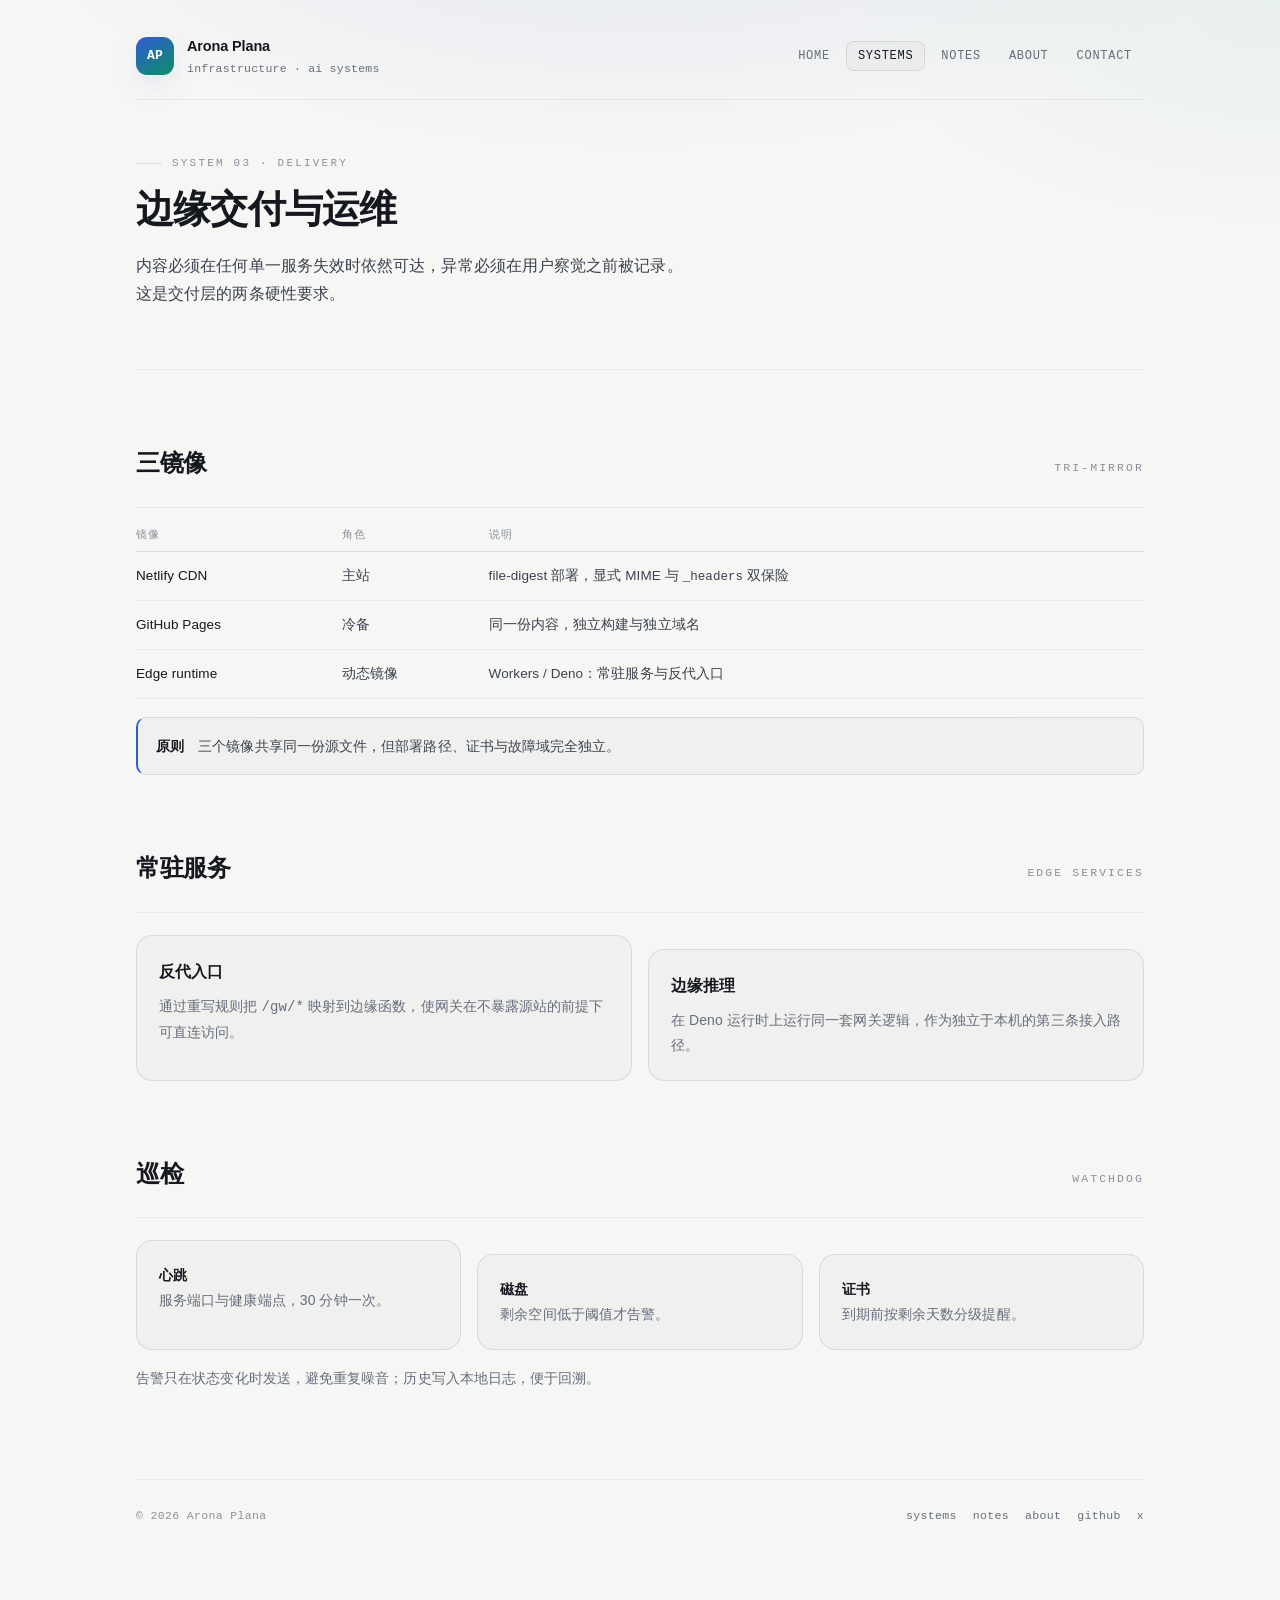
<file: systems/infrastructure/index.html>
<!DOCTYPE html>
<html lang="zh-CN">
<head>
<meta charset="UTF-8">
<meta name="viewport" content="width=device-width, initial-scale=1">
<title>边缘交付与运维 — Arona Plana</title>
<meta name="description" content="三镜像静态交付、边缘常驻服务与静默巡检：故障域隔离、证书与 MIME 校验。">
<meta name="theme-color" content="#0a0b0e">
<link rel="stylesheet" href="/assets/style.css">
</head>
<body>
<div class="wrap">

  <div class="top">
    <a class="brand" href="/">
      <div class="monogram">AP</div>
      <div><b>Arona Plana</b><span>infrastructure · ai systems</span></div>
    </a>
    <nav class="nav">
      <a href="/">Home</a>
      <a href="/systems/" aria-current="page">Systems</a>
      <a href="/notes/">Notes</a>
      <a href="/about/">About</a>
      <a href="/contact/">Contact</a>
    </nav>
  </div>

  <header class="page-hero">
    <div class="eyebrow">System 03 · Delivery</div>
    <h1>边缘交付与运维</h1>
    <p class="lede">内容必须在任何单一服务失效时依然可达，异常必须在用户察觉之前被记录。这是交付层的两条硬性要求。</p>
  </header>

  <section>
    <div class="sec-head"><h2>三镜像</h2><span class="idx">Tri-mirror</span></div>
    <div class="rule"></div>
    <table class="tbl">
      <tr><th>镜像</th><th>角色</th><th>说明</th></tr>
      <tr><td>Netlify CDN</td><td>主站</td><td>file-digest 部署，显式 MIME 与 <code>_headers</code> 双保险</td></tr>
      <tr><td>GitHub Pages</td><td>冷备</td><td>同一份内容，独立构建与独立域名</td></tr>
      <tr><td>Edge runtime</td><td>动态镜像</td><td>Workers / Deno：常驻服务与反代入口</td></tr>
    </table>
    <div class="callout">
      <b>原则</b>　三个镜像共享同一份源文件，但部署路径、证书与故障域完全独立。
    </div>
  </section>

  <section>
    <div class="sec-head"><h2>常驻服务</h2><span class="idx">Edge services</span></div>
    <div class="rule"></div>
    <div class="grid2">
      <div class="card">
        <h3 style="margin:0 0 8px;font-size:15.5px">反代入口</h3>
        <p style="margin:0;color:var(--mut);font-size:14px">通过重写规则把 <code>/gw/*</code> 映射到边缘函数，使网关在不暴露源站的前提下可直连访问。</p>
      </div>
      <div class="card">
        <h3 style="margin:0 0 8px;font-size:15.5px">边缘推理</h3>
        <p style="margin:0;color:var(--mut);font-size:14px">在 Deno 运行时上运行同一套网关逻辑，作为独立于本机的第三条接入路径。</p>
      </div>
    </div>
  </section>

  <section>
    <div class="sec-head"><h2>巡检</h2><span class="idx">Watchdog</span></div>
    <div class="rule"></div>
    <div class="grid3">
      <div class="card"><p style="margin:0;color:var(--mut);font-size:14px"><b style="color:var(--fg)">心跳</b><br>服务端口与健康端点，30 分钟一次。</p></div>
      <div class="card"><p style="margin:0;color:var(--mut);font-size:14px"><b style="color:var(--fg)">磁盘</b><br>剩余空间低于阈值才告警。</p></div>
      <div class="card"><p style="margin:0;color:var(--mut);font-size:14px"><b style="color:var(--fg)">证书</b><br>到期前按剩余天数分级提醒。</p></div>
    </div>
    <p style="margin:16px 0 0;color:var(--mut);font-size:14px">
      告警只在状态变化时发送，避免重复噪音；历史写入本地日志，便于回溯。
    </p>
  </section>

  <footer>
    <span>© 2026 Arona Plana</span>
    <span class="alt">
      <a href="/systems/">systems</a>
      <a href="/notes/">notes</a>
      <a href="/about/">about</a>
      <a href="https://github.com/aronaplana-os">github</a>
      <a href="https://x.com/aronaplana2026">x</a>
    </span>
  </footer>

</div>
</body>
</html>
</file>
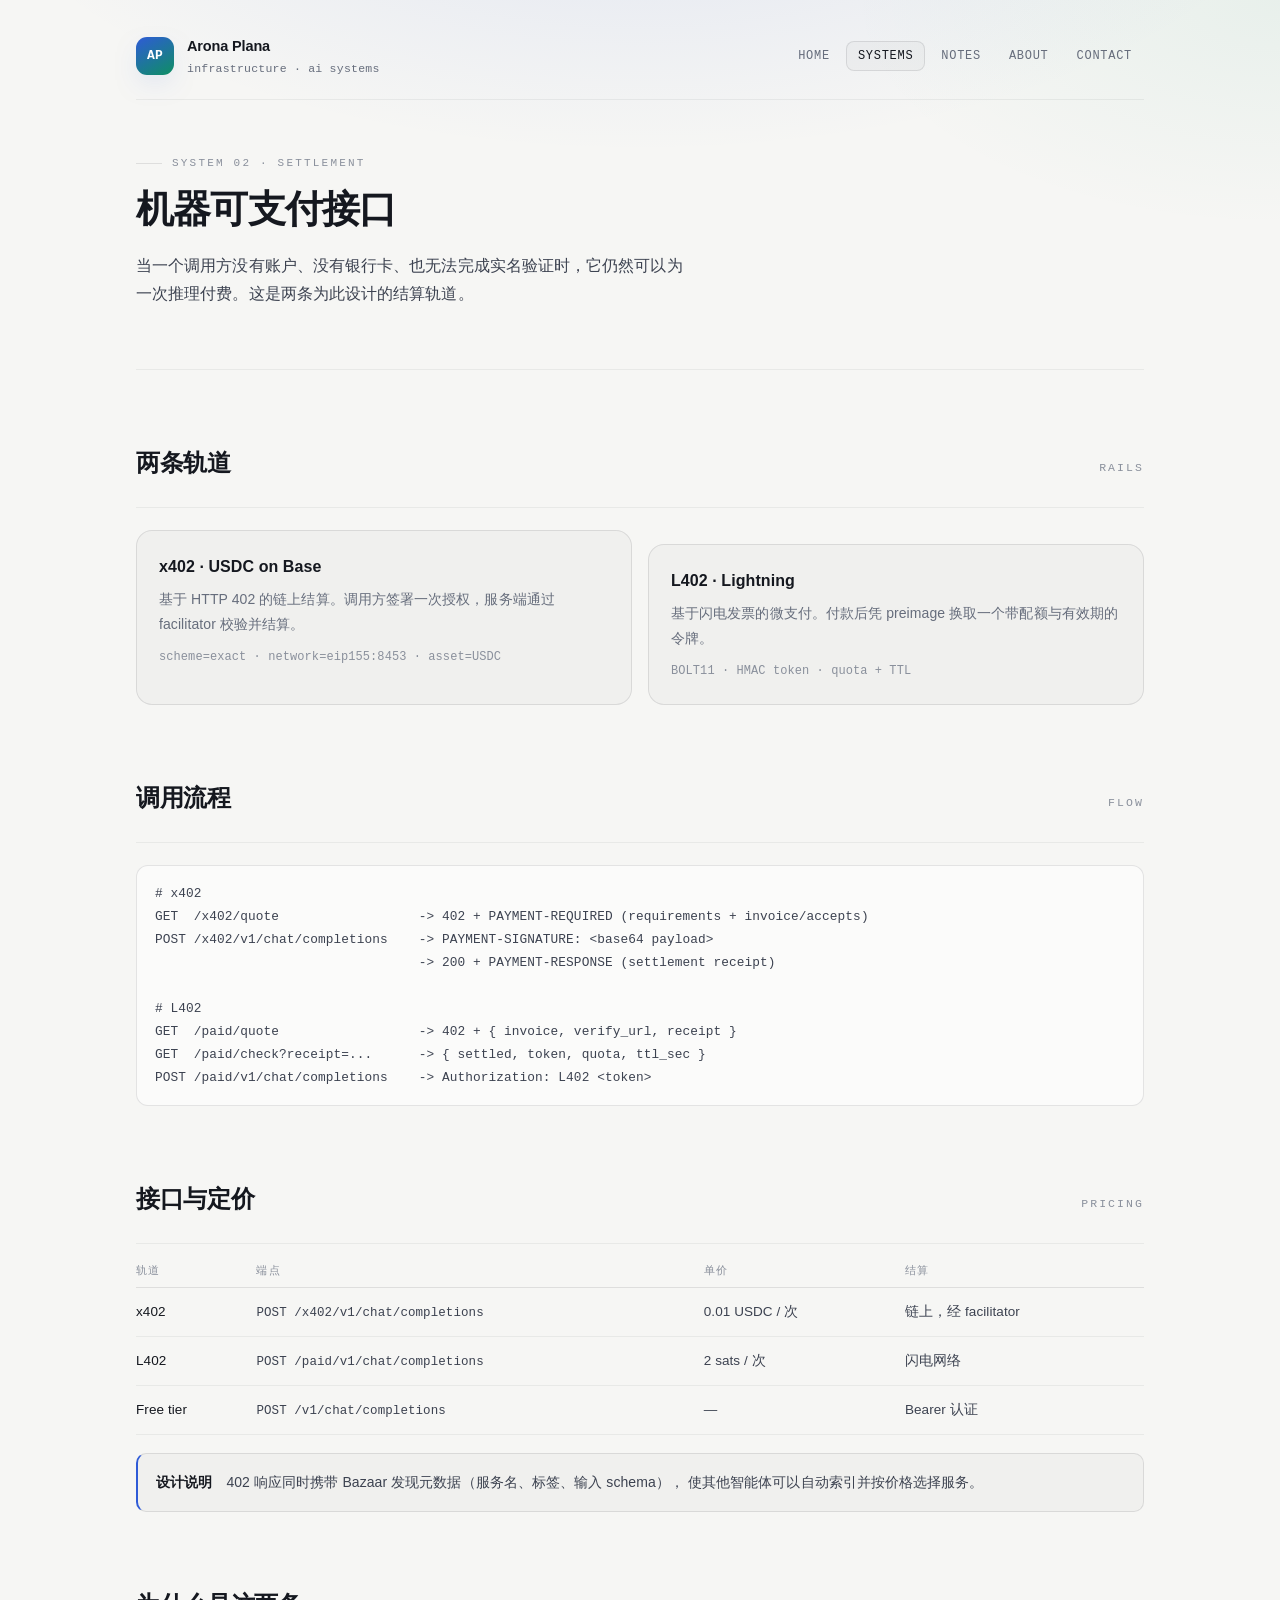
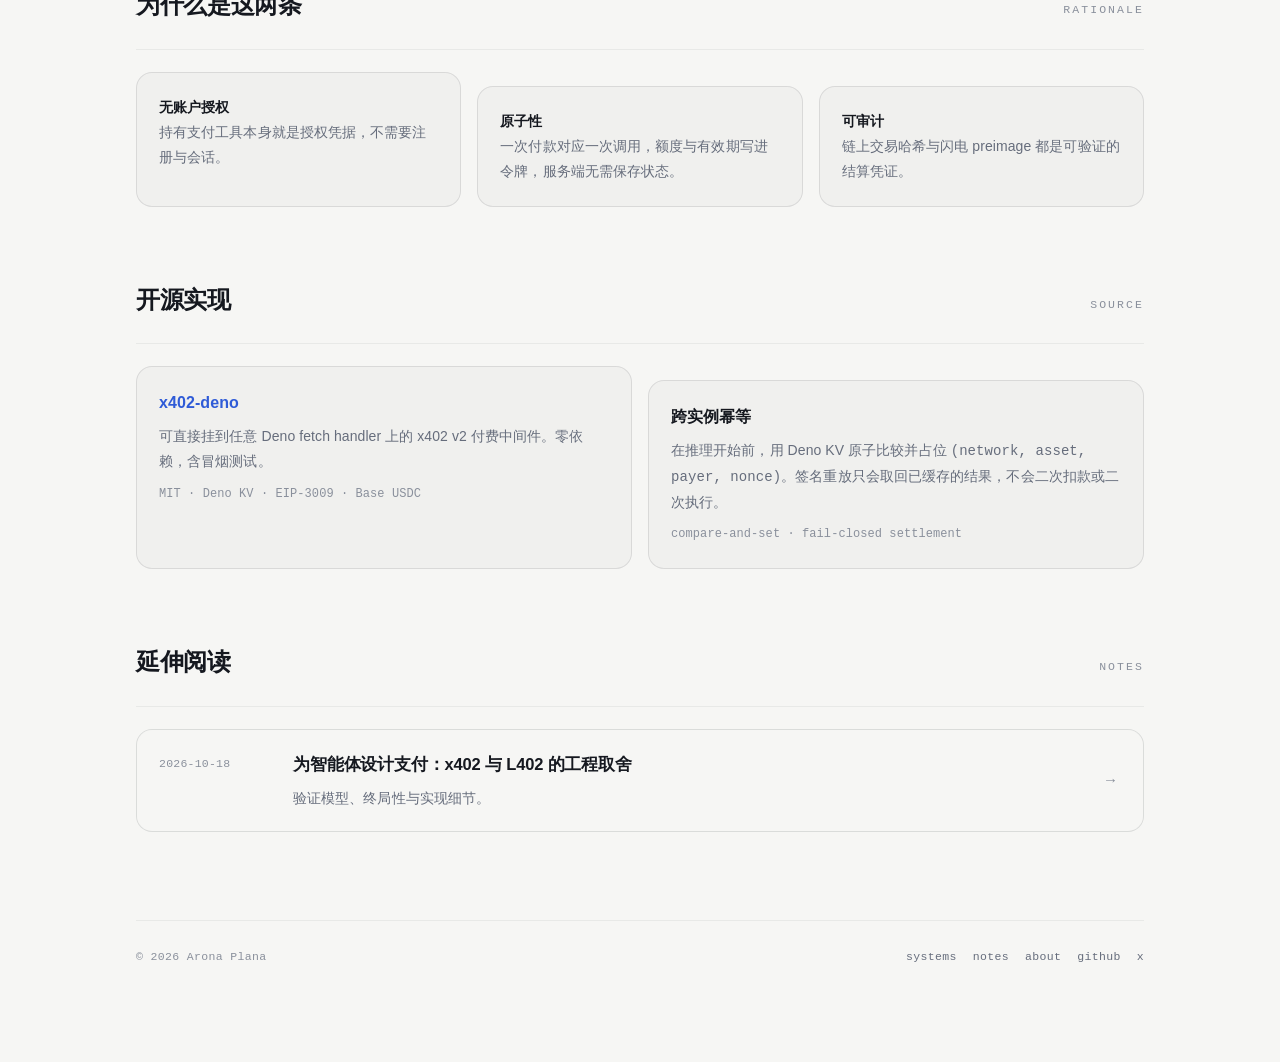
<file: systems/payments/index.html>
<!DOCTYPE html>
<html lang="zh-CN">
<head>
<meta charset="UTF-8">
<meta name="viewport" content="width=device-width, initial-scale=1">
<title>机器可支付接口 — Arona Plana</title>
<meta name="description" content="x402 与 L402：面向无账户调用方的按次结算轨道，包含接口、定价与设计说明。">
<meta name="theme-color" content="#0a0b0e">
<link rel="stylesheet" href="/assets/style.css">
</head>
<body>
<div class="wrap">

  <div class="top">
    <a class="brand" href="/">
      <div class="monogram">AP</div>
      <div><b>Arona Plana</b><span>infrastructure · ai systems</span></div>
    </a>
    <nav class="nav">
      <a href="/">Home</a>
      <a href="/systems/" aria-current="page">Systems</a>
      <a href="/notes/">Notes</a>
      <a href="/about/">About</a>
      <a href="/contact/">Contact</a>
    </nav>
  </div>

  <header class="page-hero">
    <div class="eyebrow">System 02 · Settlement</div>
    <h1>机器可支付接口</h1>
    <p class="lede">当一个调用方没有账户、没有银行卡、也无法完成实名验证时，它仍然可以为一次推理付费。这是两条为此设计的结算轨道。</p>
  </header>

  <section>
    <div class="sec-head"><h2>两条轨道</h2><span class="idx">Rails</span></div>
    <div class="rule"></div>
    <div class="grid2">
      <div class="card">
        <h3 style="margin:0 0 6px;font-size:16px">x402 · USDC on Base</h3>
        <p style="margin:0 0 10px;color:var(--mut);font-size:14px">基于 HTTP 402 的链上结算。调用方签署一次授权，服务端通过 facilitator 校验并结算。</p>
        <p style="margin:0;font:12px/1.8 var(--mono);color:var(--mut-2)">scheme=exact · network=eip155:8453 · asset=USDC</p>
      </div>
      <div class="card">
        <h3 style="margin:0 0 6px;font-size:16px">L402 · Lightning</h3>
        <p style="margin:0 0 10px;color:var(--mut);font-size:14px">基于闪电发票的微支付。付款后凭 preimage 换取一个带配额与有效期的令牌。</p>
        <p style="margin:0;font:12px/1.8 var(--mono);color:var(--mut-2)">BOLT11 · HMAC token · quota + TTL</p>
      </div>
    </div>
  </section>

  <section>
    <div class="sec-head"><h2>调用流程</h2><span class="idx">Flow</span></div>
    <div class="rule"></div>
    <pre style="background:var(--bg-soft);border:1px solid var(--line);border-radius:12px;padding:16px 18px;overflow:auto;font:12.8px/1.8 var(--mono);color:var(--fg-dim);margin:0 0 16px"># x402
GET  /x402/quote                  -> 402 + PAYMENT-REQUIRED (requirements + invoice/accepts)
POST /x402/v1/chat/completions    -> PAYMENT-SIGNATURE: &lt;base64 payload&gt;
                                  -> 200 + PAYMENT-RESPONSE (settlement receipt)

# L402
GET  /paid/quote                  -> 402 + { invoice, verify_url, receipt }
GET  /paid/check?receipt=...      -> { settled, token, quota, ttl_sec }
POST /paid/v1/chat/completions    -> Authorization: L402 &lt;token&gt;</pre>
  </section>

  <section>
    <div class="sec-head"><h2>接口与定价</h2><span class="idx">Pricing</span></div>
    <div class="rule"></div>
    <table class="tbl">
      <tr><th>轨道</th><th>端点</th><th>单价</th><th>结算</th></tr>
      <tr><td>x402</td><td><code>POST /x402/v1/chat/completions</code></td><td>0.01 USDC / 次</td><td>链上，经 facilitator</td></tr>
      <tr><td>L402</td><td><code>POST /paid/v1/chat/completions</code></td><td>2 sats / 次</td><td>闪电网络</td></tr>
      <tr><td>Free tier</td><td><code>POST /v1/chat/completions</code></td><td>—</td><td>Bearer 认证</td></tr>
    </table>
    <div class="callout">
      <b>设计说明</b>　402 响应同时携带 Bazaar 发现元数据（服务名、标签、输入 schema），
      使其他智能体可以自动索引并按价格选择服务。
    </div>
  </section>

  <section>
    <div class="sec-head"><h2>为什么是这两条</h2><span class="idx">Rationale</span></div>
    <div class="rule"></div>
    <div class="grid3">
      <div class="card"><p style="margin:0;color:var(--mut);font-size:14px"><b style="color:var(--fg)">无账户授权</b><br>持有支付工具本身就是授权凭据，不需要注册与会话。</p></div>
      <div class="card"><p style="margin:0;color:var(--mut);font-size:14px"><b style="color:var(--fg)">原子性</b><br>一次付款对应一次调用，额度与有效期写进令牌，服务端无需保存状态。</p></div>
      <div class="card"><p style="margin:0;color:var(--mut);font-size:14px"><b style="color:var(--fg)">可审计</b><br>链上交易哈希与闪电 preimage 都是可验证的结算凭证。</p></div>
    </div>
  </section>

  <section>
    <div class="sec-head"><h2>开源实现</h2><span class="idx">Source</span></div>
    <div class="rule"></div>
    <div class="grid2">
      <div class="card">
        <h3 style="margin:0 0 6px;font-size:16px"><a href="https://github.com/aronaplana-os/x402-deno">x402-deno</a></h3>
        <p style="margin:0 0 10px;color:var(--mut);font-size:14px">可直接挂到任意 Deno fetch handler 上的 x402 v2 付费中间件。零依赖，含冒烟测试。</p>
        <p style="margin:0;font:12px/1.8 var(--mono);color:var(--mut-2)">MIT · Deno KV · EIP-3009 · Base USDC</p>
      </div>
      <div class="card">
        <h3 style="margin:0 0 6px;font-size:16px">跨实例幂等</h3>
        <p style="margin:0 0 10px;color:var(--mut);font-size:14px">在推理开始前，用 Deno KV 原子比较并占位 <code>(network, asset, payer, nonce)</code>。签名重放只会取回已缓存的结果，不会二次扣款或二次执行。</p>
        <p style="margin:0;font:12px/1.8 var(--mono);color:var(--mut-2)">compare-and-set · fail-closed settlement</p>
      </div>
    </div>
  </section>

  <section>
    <div class="sec-head"><h2>延伸阅读</h2><span class="idx">Notes</span></div>
    <div class="rule"></div>
    <div class="notes">
      <a class="note" href="/notes/x402-l402/">
        <time>2026-10-18</time>
        <div><h3>为智能体设计支付：x402 与 L402 的工程取舍</h3><p>验证模型、终局性与实现细节。</p></div>
        <span class="arrow">→</span>
      </a>
    </div>
  </section>

  <footer>
    <span>© 2026 Arona Plana</span>
    <span class="alt">
      <a href="/systems/">systems</a>
      <a href="/notes/">notes</a>
      <a href="/about/">about</a>
      <a href="https://github.com/aronaplana-os">github</a>
      <a href="https://x.com/aronaplana2026">x</a>
    </span>
  </footer>

</div>
</body>
</html>
</file>
<file: assets/style.css>
/* ==========================================================================
   Arona Plana — design system
   editorial · dark-first · zero external assets
   ========================================================================== */
:root{
  --bg:#0a0b0e;
  --bg-soft:#0e1015;
  --panel:rgba(255,255,255,.025);
  --panel-hi:rgba(255,255,255,.05);
  --line:rgba(255,255,255,.075);
  --line-soft:rgba(255,255,255,.045);
  --fg:#eceef2;
  --fg-dim:#b7bcc8;
  --mut:#7c8291;
  --mut-2:#5a606d;
  --acc:#9db8ff;
  --acc-ink:#0a0b0e;
  --acc-2:#7ee2b8;
  --mono:ui-monospace,"SFMono-Regular",Menlo,Consolas,"Liberation Mono",monospace;
  --serif:"Iowan Old Style","Source Serif Pro",Georgia,"Songti SC","Noto Serif CJK SC",serif;
  --sans:-apple-system,BlinkMacSystemFont,"Segoe UI","PingFang SC","Hiragino Sans GB","Microsoft YaHei",sans-serif;
  --r:16px;
  --max:1060px;
  --narrow:760px;
}
@media (prefers-color-scheme: light){
  :root{
    --bg:#f6f6f4; --bg-soft:#fbfbfa;
    --panel:rgba(15,18,24,.025); --panel-hi:rgba(15,18,24,.045);
    --line:rgba(15,18,24,.10); --line-soft:rgba(15,18,24,.06);
    --fg:#15181f; --fg-dim:#3c4250; --mut:#666d7c; --mut-2:#8a909c;
    --acc:#2f5bd7; --acc-ink:#ffffff; --acc-2:#0e8f63;
  }
}
*{box-sizing:border-box}
html{scroll-behavior:smooth}
::selection{background:color-mix(in srgb,var(--acc) 28%,transparent);color:var(--fg)}
body{
  margin:0;
  background:
    radial-gradient(1100px 520px at 50% -170px, color-mix(in srgb,var(--acc) 12%,transparent), transparent 62%),
    radial-gradient(720px 380px at 100% 0%, color-mix(in srgb,var(--acc-2) 6%,transparent), transparent 60%),
    var(--bg);
  color:var(--fg);
  font:15.5px/1.78 var(--sans);
  -webkit-font-smoothing:antialiased;
  text-rendering:optimizeLegibility;
  letter-spacing:.005em;
}
a{color:var(--acc);text-decoration:none}
a:hover{color:color-mix(in srgb,var(--acc) 82%,var(--fg))}
a:focus-visible,button:focus-visible{outline:2px solid var(--acc);outline-offset:3px;border-radius:6px}
img{max-width:100%}
.wrap{max-width:var(--max);margin:0 auto;padding:34px 26px 96px}
.narrow{max-width:var(--narrow);margin:0 auto}

/* ---------- top bar ---------- */
.top{
  display:flex;align-items:center;justify-content:space-between;gap:18px;
  padding-bottom:22px;border-bottom:1px solid var(--line-soft);
}
.brand{display:flex;align-items:center;gap:13px;min-width:0}
.brand:hover{text-decoration:none}
.monogram{
  width:38px;height:38px;border-radius:11px;flex:0 0 auto;
  display:grid;place-items:center;
  font:600 13px/1 var(--mono);letter-spacing:.02em;color:var(--acc-ink);
  background:linear-gradient(150deg,var(--acc),var(--acc-2));
  box-shadow:0 10px 30px -12px color-mix(in srgb,var(--acc) 55%,transparent);
}
.brand b{display:block;font-size:14.5px;font-weight:600;letter-spacing:-.01em;color:var(--fg)}
.brand span{display:block;font:11.5px/1.5 var(--mono);color:var(--mut);letter-spacing:.02em}
.nav{display:flex;gap:4px;flex-wrap:wrap}
.nav a{
  font:12px/1 var(--mono);letter-spacing:.06em;text-transform:uppercase;
  color:var(--mut);padding:8px 11px;border-radius:8px;border:1px solid transparent;
  transition:color .18s,border-color .18s,background .18s;
}
.nav a:hover{color:var(--fg);border-color:var(--line);background:var(--panel);text-decoration:none}
.nav a[aria-current="page"]{color:var(--fg);border-color:var(--line);background:var(--panel)}

/* ---------- hero ---------- */
.hero{padding:72px 0 52px;display:grid;grid-template-columns:1.55fr .8fr;gap:48px;align-items:end}
@media (max-width:840px){ .hero{grid-template-columns:1fr;gap:28px;padding:48px 0 34px} }
.eyebrow{
  font:11px/1 var(--mono);letter-spacing:.2em;text-transform:uppercase;color:var(--mut-2);
  display:flex;align-items:center;gap:10px;margin-bottom:18px;
}
.eyebrow::before{content:"";width:26px;height:1px;background:var(--line);display:block}
h1{
  font-family:var(--serif);font-size:clamp(30px,4.6vw,46px);line-height:1.18;
  letter-spacing:-.02em;font-weight:600;margin:0 0 20px;text-wrap:balance;
}
h1 em{font-style:normal;color:var(--acc)}
.lede{color:var(--fg-dim);font-size:16px;max-width:62ch;margin:0 0 26px}
.lede b{color:var(--fg);font-weight:600}
.page-hero{padding:58px 0 34px;border-bottom:1px solid var(--line-soft);margin-bottom:10px}
.page-hero h1{font-size:clamp(27px,3.6vw,38px)}

.meta-grid{display:grid;grid-template-columns:1fr 1fr;gap:1px;background:var(--line-soft);border:1px solid var(--line-soft);border-radius:var(--r);overflow:hidden}
.meta-grid div{background:var(--bg);padding:16px 18px}
.meta-grid b{display:block;font:600 20px/1.1 var(--mono);letter-spacing:-.02em;margin-bottom:6px}
.meta-grid span{font:11.5px/1.5 var(--mono);color:var(--mut);letter-spacing:.04em;text-transform:uppercase}

.status{
  display:inline-flex;align-items:center;gap:8px;
  font:11.5px/1 var(--mono);color:var(--mut);
  border:1px solid var(--line);border-radius:999px;padding:7px 12px;background:var(--panel);
}
.dot{width:6px;height:6px;border-radius:50%;background:var(--acc-2);box-shadow:0 0 0 4px color-mix(in srgb,var(--acc-2) 16%,transparent)}

/* ---------- sections ---------- */
section{margin-top:72px}
.sec-head{display:flex;align-items:baseline;justify-content:space-between;gap:20px;margin-bottom:22px}
.sec-head h2{font-family:var(--serif);font-size:24px;font-weight:600;letter-spacing:-.015em;margin:0}
.sec-head .idx{font:11.5px/1 var(--mono);color:var(--mut-2);letter-spacing:.18em;text-transform:uppercase}
.sec-head .more{font:11.5px/1 var(--mono);letter-spacing:.08em;text-transform:uppercase}
.rule{height:1px;background:var(--line-soft);margin:0 0 22px}

/* ---------- product cards ---------- */
.products{display:grid;grid-template-columns:repeat(3,1fr);gap:16px}
@media (max-width:900px){ .products{grid-template-columns:1fr} }
.product{
  position:relative;display:flex;flex-direction:column;
  border:1px solid var(--line);border-radius:var(--r);
  background:linear-gradient(180deg,var(--panel-hi),var(--panel));
  padding:24px 22px 22px;transition:border-color .2s,transform .2s;
}
.product:hover{border-color:color-mix(in srgb,var(--acc) 40%,var(--line));transform:translateY(-2px);text-decoration:none}
.product .no{font:11px/1 var(--mono);color:var(--mut-2);letter-spacing:.12em}
.product h3{margin:14px 0 4px;font-size:17.5px;font-weight:600;letter-spacing:-.01em;color:var(--fg)}
.product .en{font:11px/1.6 var(--mono);color:var(--mut-2);letter-spacing:.06em;text-transform:uppercase;margin:0 0 12px}
.product p{margin:0 0 16px;color:var(--mut);font-size:14px;flex:1}
.product .go{font:11.5px/1 var(--mono);letter-spacing:.08em;text-transform:uppercase;color:var(--acc)}

/* ---------- notes list ---------- */
.notes{display:grid;gap:1px;background:var(--line-soft);border:1px solid var(--line-soft);border-radius:var(--r);overflow:hidden}
.note{
  display:grid;grid-template-columns:112px 1fr 18px;gap:22px;align-items:start;
  padding:20px 22px;background:var(--bg);transition:background .18s;
}
.note:hover{background:var(--bg-soft);text-decoration:none}
.note:hover .arrow{transform:translateX(3px);color:var(--acc)}
.note time{font:11.5px/1.9 var(--mono);color:var(--mut-2);letter-spacing:.02em;padding-top:3px}
.note h3{margin:0 0 7px;font-size:16.5px;font-weight:600;letter-spacing:-.01em;color:var(--fg)}
.note p{margin:0;color:var(--mut);font-size:14px}
.arrow{color:var(--mut-2);transition:transform .18s,color .18s;align-self:center;font-size:15px}
@media (max-width:680px){ .note{grid-template-columns:1fr;gap:8px} .note time{padding:0} .arrow{display:none} }

/* ---------- prose (article pages) ---------- */
.prose{max-width:var(--narrow);margin:0 auto}
.prose .kicker{font:11px/1 var(--mono);letter-spacing:.18em;text-transform:uppercase;color:var(--mut-2);margin-bottom:14px}
.prose h1{font-size:clamp(26px,3.4vw,36px);margin-bottom:14px}
.prose .byline{font:11.5px/1.6 var(--mono);color:var(--mut-2);letter-spacing:.04em;display:flex;gap:14px;flex-wrap:wrap;margin-bottom:30px}
.prose h2{font-family:var(--serif);font-size:21px;font-weight:600;letter-spacing:-.01em;margin:40px 0 12px}
.prose h3{font-size:16.5px;font-weight:600;margin:26px 0 8px}
.prose p{color:var(--fg-dim);margin:0 0 16px}
.prose ul,.prose ol{color:var(--fg-dim);padding-left:22px;margin:0 0 16px}
.prose li{margin:6px 0}
.prose code{font:13px/1.5 var(--mono);background:var(--panel-hi);border:1px solid var(--line-soft);border-radius:6px;padding:2px 6px}
.prose pre{
  background:var(--bg-soft);border:1px solid var(--line);border-radius:12px;
  padding:16px 18px;overflow:auto;margin:0 0 18px;
}
.prose pre code{background:none;border:0;padding:0;font-size:12.8px;line-height:1.7;color:var(--fg-dim)}
.prose blockquote{
  margin:0 0 18px;padding:2px 0 2px 18px;border-left:2px solid var(--line);
  color:var(--mut);font-style:italic;
}
.prose hr{border:0;border-top:1px solid var(--line-soft);margin:34px 0}

/* ---------- data table ---------- */
.tbl{width:100%;border-collapse:collapse;font-size:13.5px;margin:0 0 18px}
.tbl th{
  text-align:left;font:11px/1 var(--mono);letter-spacing:.12em;text-transform:uppercase;
  color:var(--mut-2);padding:0 14px 10px 0;border-bottom:1px solid var(--line);
}
.tbl td{padding:12px 14px 12px 0;border-bottom:1px solid var(--line-soft);color:var(--fg-dim);vertical-align:top}
.tbl td:first-child{color:var(--fg);font-weight:500}
.tbl code{font:12.5px/1.5 var(--mono)}

/* ---------- cards / callout ---------- */
.card{background:var(--panel);border:1px solid var(--line);border-radius:var(--r);padding:22px}
.card + .card{margin-top:14px}
.grid2{display:grid;grid-template-columns:1fr 1fr;gap:16px}
.grid3{display:grid;grid-template-columns:repeat(3,1fr);gap:16px}
@media (max-width:820px){ .grid2,.grid3{grid-template-columns:1fr} }
.callout{
  border:1px solid var(--line);border-left:2px solid var(--acc);border-radius:10px;
  background:var(--panel);padding:16px 18px;color:var(--fg-dim);font-size:14px;
}
.callout b{color:var(--fg)}

/* ---------- kv ---------- */
.kv{display:grid;grid-template-columns:150px 1fr;gap:12px 26px;font-size:14px}
.kv dt{font:11.5px/1.7 var(--mono);letter-spacing:.1em;text-transform:uppercase;color:var(--mut-2);padding-top:2px}
.kv dd{margin:0;color:var(--fg-dim)}
.kv dd b{color:var(--fg);font-weight:600}
@media (max-width:620px){ .kv{grid-template-columns:1fr;gap:4px 0} .kv dd{margin-bottom:12px} }

/* ---------- contact & payment ---------- */
.contact{display:flex;flex-wrap:wrap;gap:10px}
.contact a{
  display:inline-flex;align-items:center;gap:9px;
  border:1px solid var(--line);border-radius:10px;padding:11px 14px;
  font:12.5px/1 var(--mono);color:var(--fg-dim);background:var(--panel);
  transition:border-color .18s,color .18s,background .18s;
}
.contact a:hover{color:var(--fg);border-color:color-mix(in srgb,var(--acc) 45%,var(--line));background:var(--panel-hi);text-decoration:none}
.contact .k{color:var(--mut-2);font-size:10.5px;letter-spacing:.12em;text-transform:uppercase}
.pay{margin-top:16px;border:1px solid var(--line-soft);border-radius:12px;background:var(--bg-soft);padding:16px 18px;display:grid;gap:8px}
.pay .row{display:grid;grid-template-columns:96px 1fr;gap:14px;align-items:baseline}
.pay .row .k{font:10.5px/1.6 var(--mono);letter-spacing:.12em;text-transform:uppercase;color:var(--mut-2)}
.pay .row code{font:12px/1.7 var(--mono);color:var(--fg-dim);word-break:break-all;user-select:all}
@media (max-width:620px){ .pay .row{grid-template-columns:1fr;gap:2px} }

/* ---------- footer ---------- */
footer{
  margin-top:88px;padding-top:26px;border-top:1px solid var(--line-soft);
  display:flex;justify-content:space-between;gap:16px;flex-wrap:wrap;
  font:11.5px/1.8 var(--mono);color:var(--mut-2);letter-spacing:.03em;
}
footer .alt{display:flex;gap:16px;flex-wrap:wrap}
footer a{color:var(--mut)}

/* ---------- motion ---------- */
@media (prefers-reduced-motion:no-preference){
  .hero,.product,.note{animation:rise .5s cubic-bezier(.22,.8,.3,1) both}
  .product:nth-child(2),.note:nth-child(2){animation-delay:.05s}
  .product:nth-child(3),.note:nth-child(3){animation-delay:.1s}
  @keyframes rise{from{opacity:0;transform:translateY(10px)}to{opacity:1;transform:none}}
}
</file>
